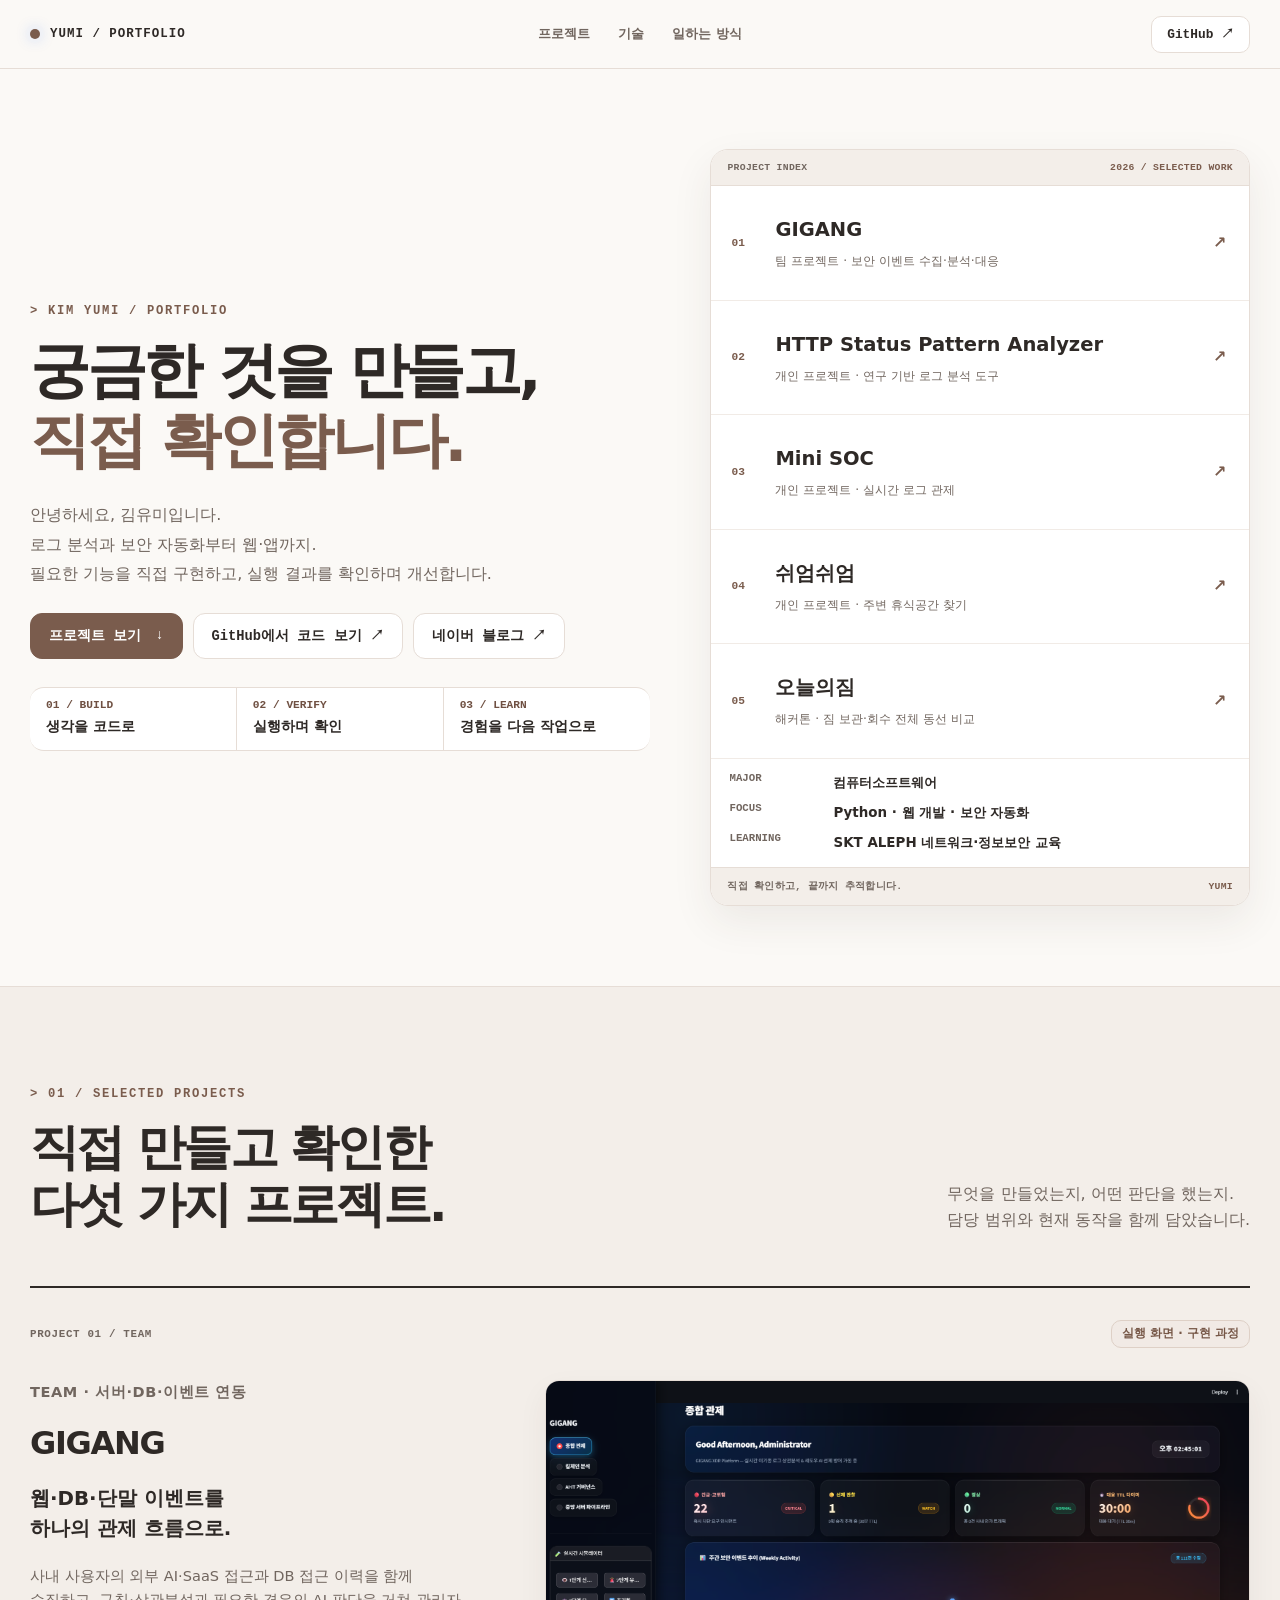
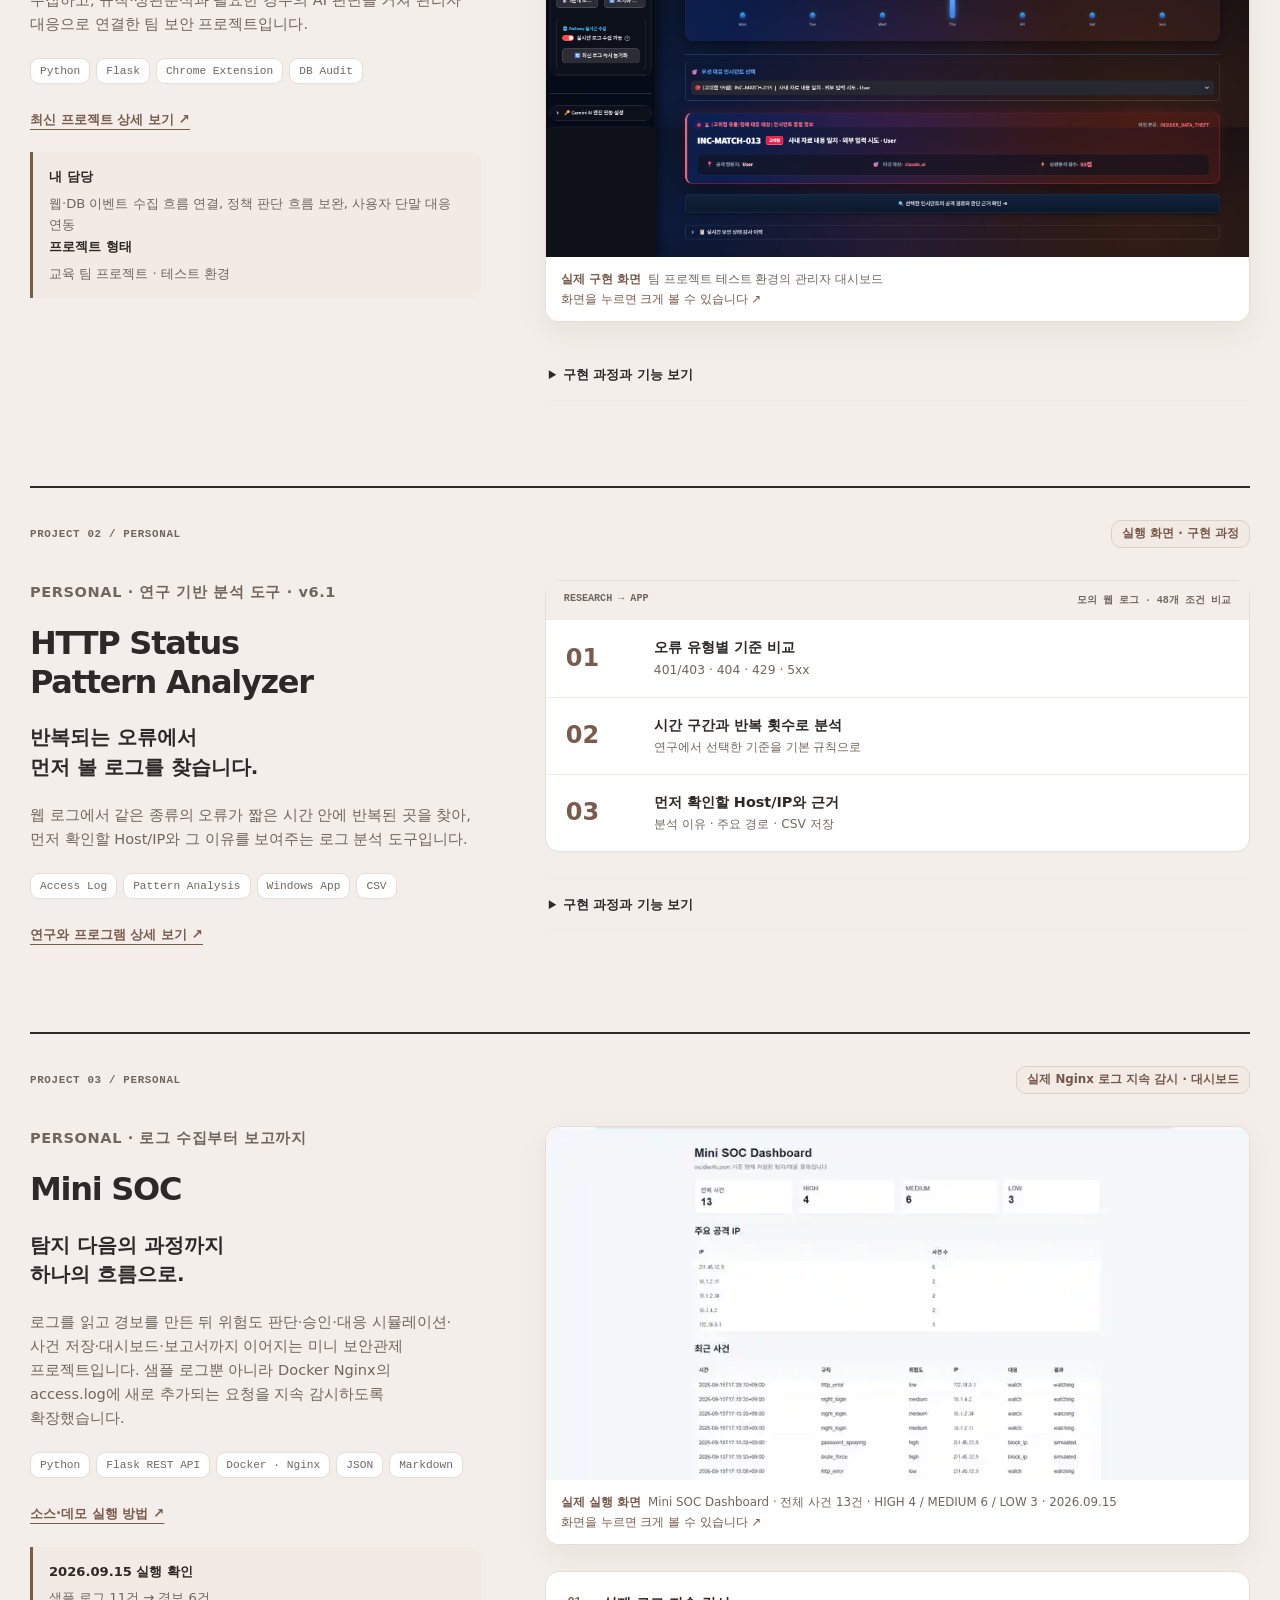
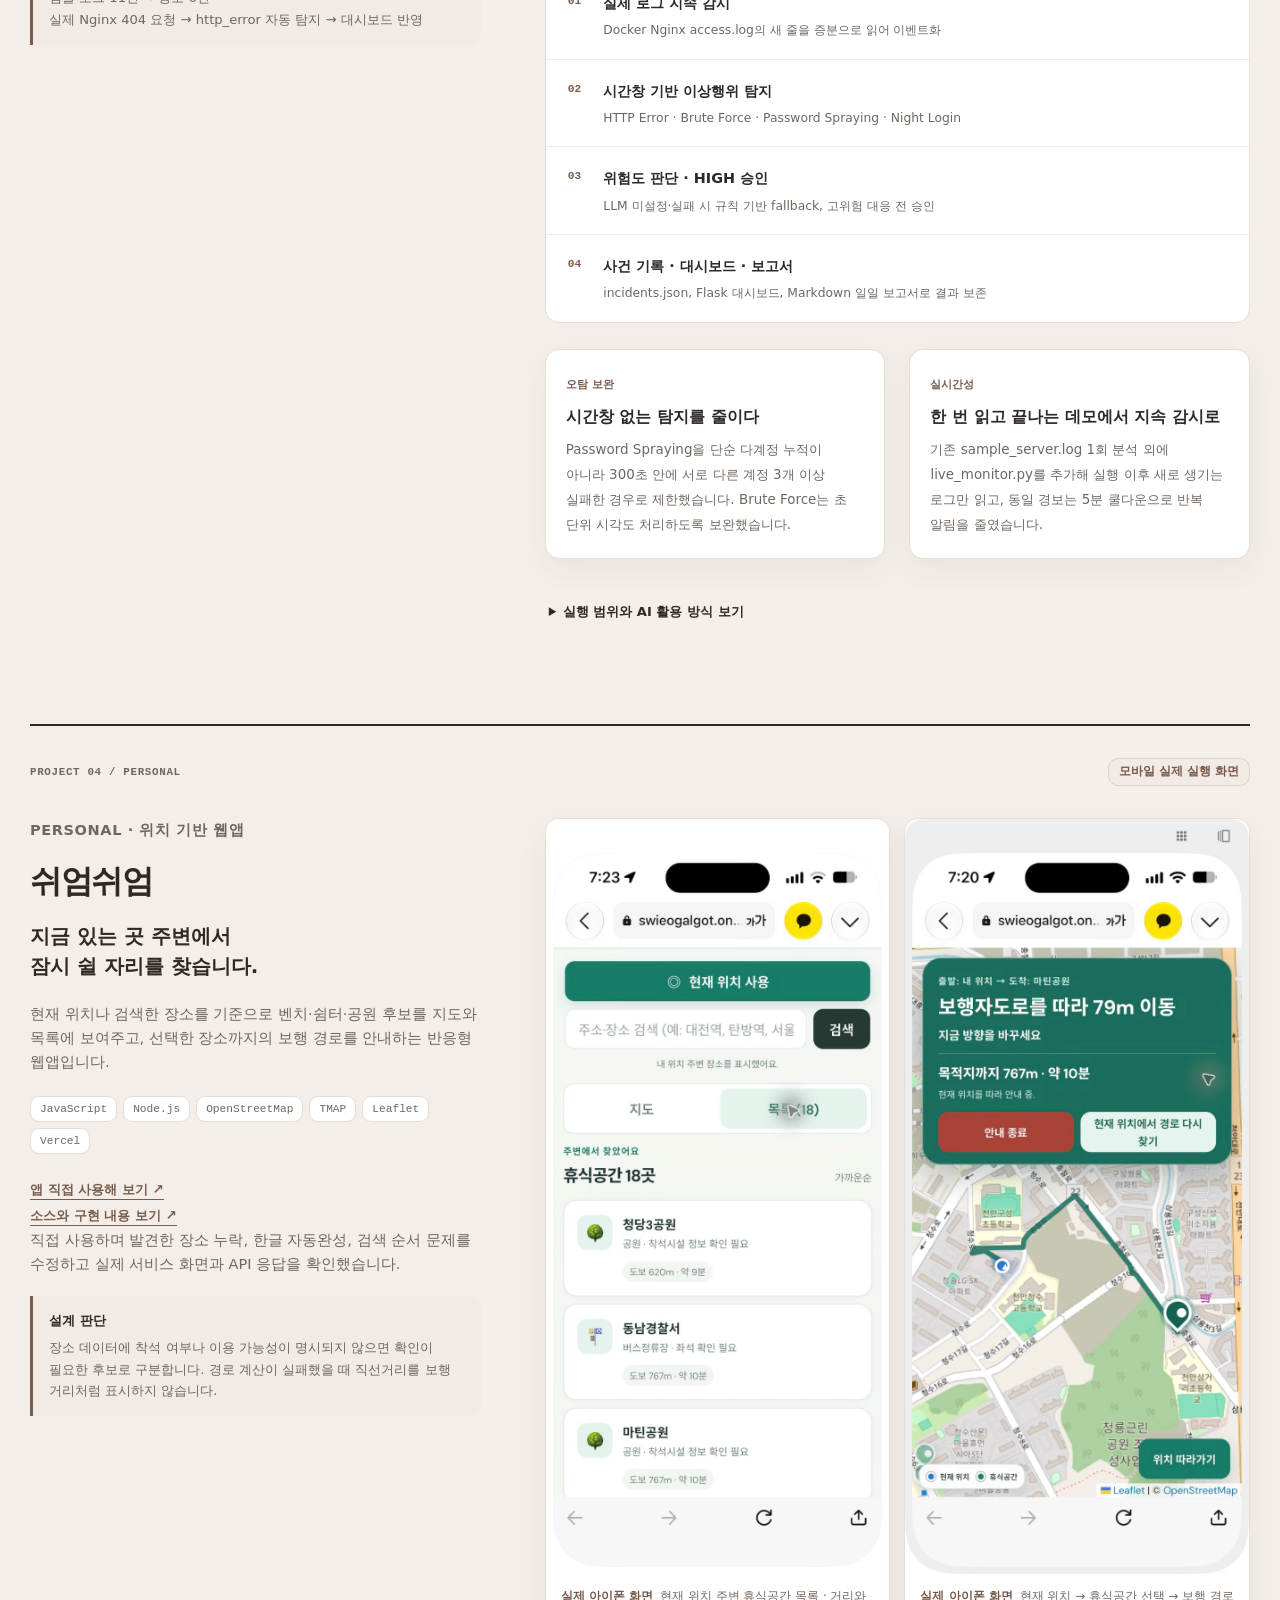
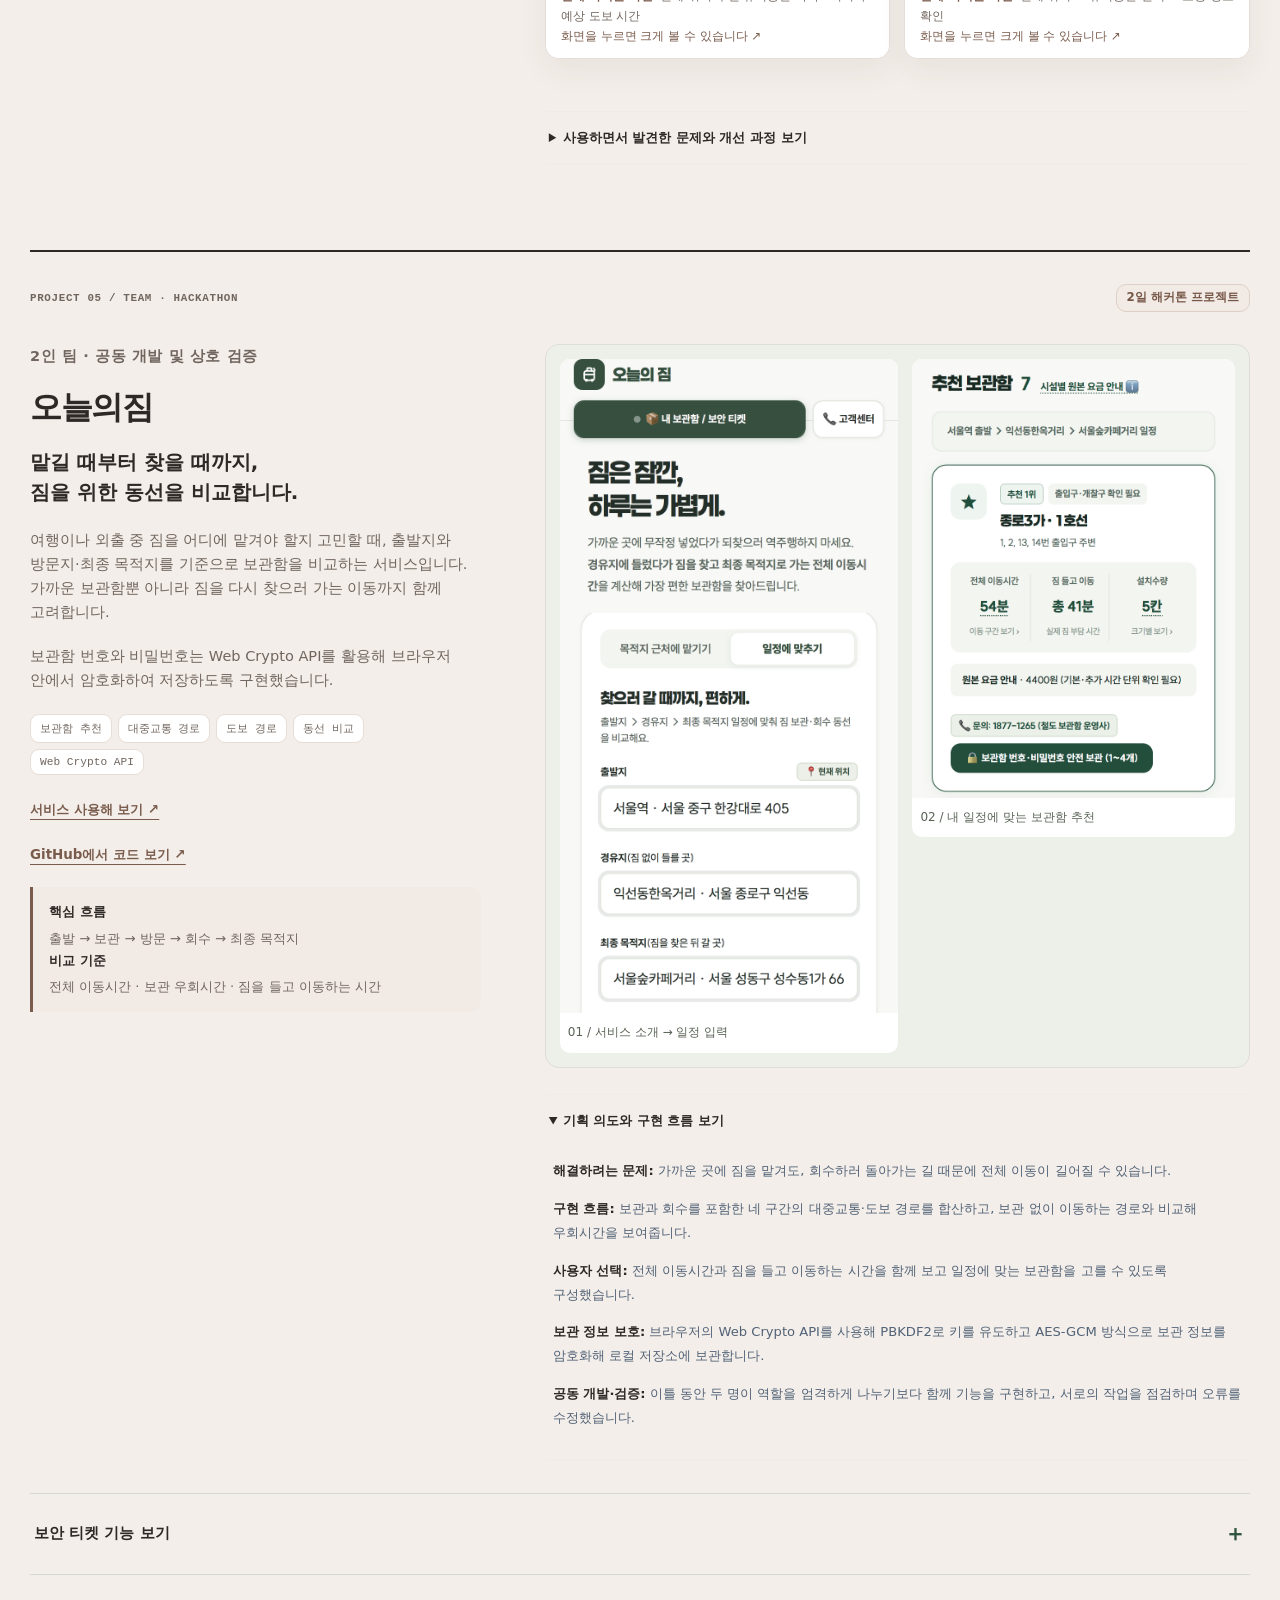
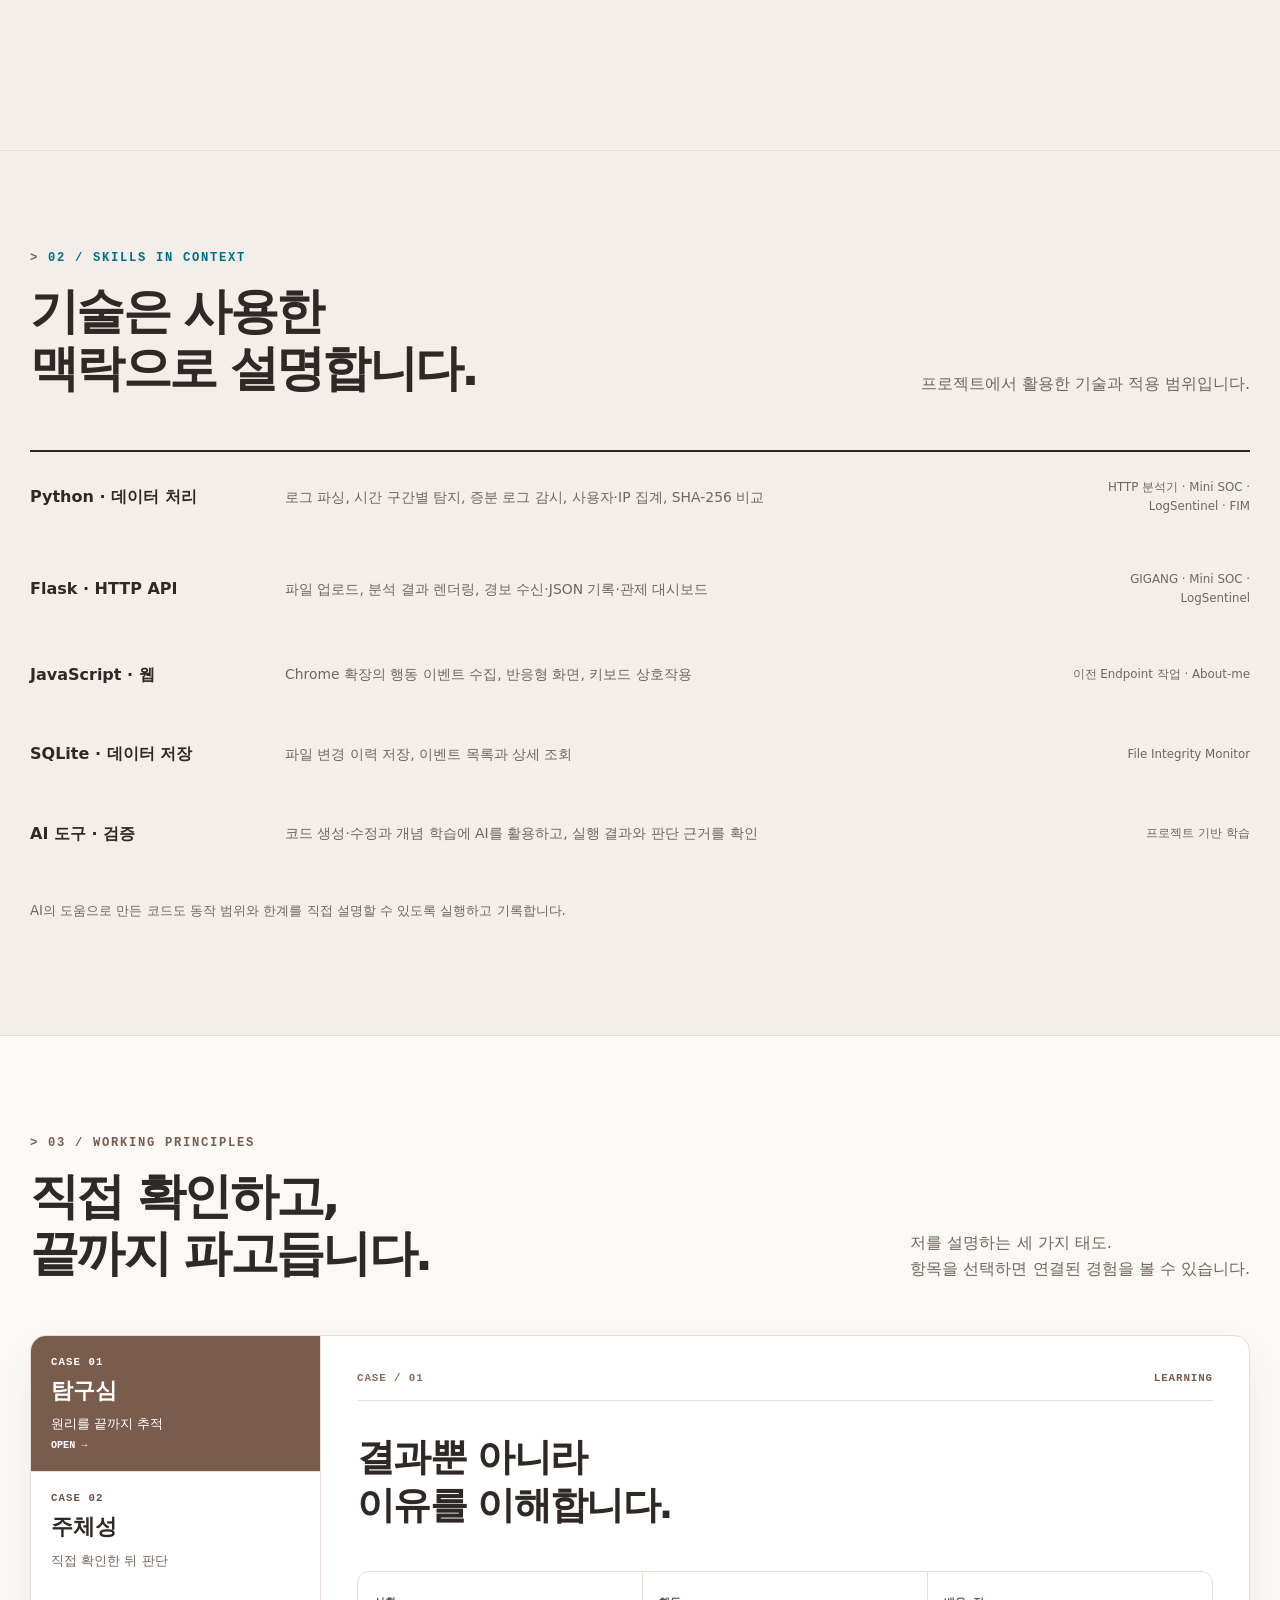
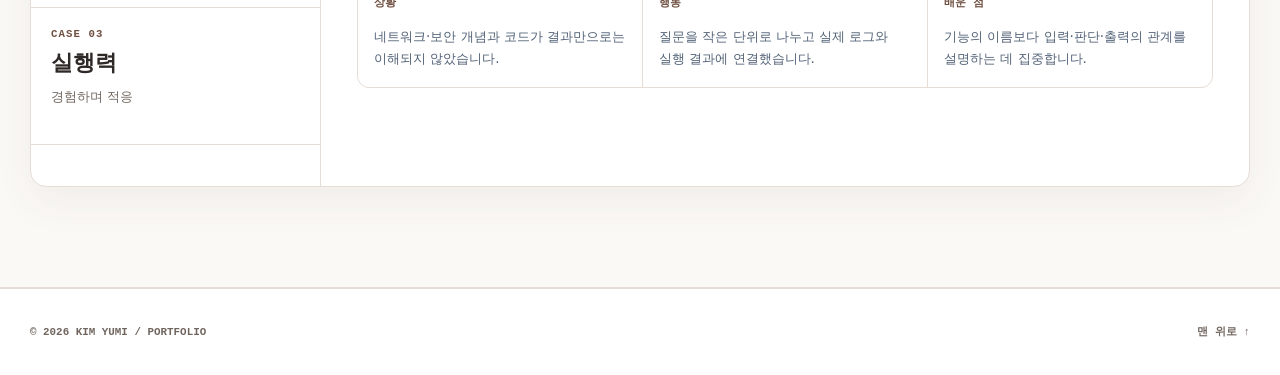
<file: index.html>
<!DOCTYPE html>
<html lang="ko">
<head>
<meta charset="utf-8">
<meta content="width=device-width, initial-scale=1" name="viewport">
<meta content="김유미의 포트폴리오. 프로젝트, 기술 적용 경험, 문제 해결 과정을 기록합니다." name="description">
<meta content="#FBF9F6" name="theme-color">
<meta content="김유미 | 포트폴리오" property="og:title">
<meta content="직접 만들고 확인한 프로젝트와 문제 해결 과정을 기록합니다." property="og:description">
<title>김유미 | 포트폴리오</title>
<link href="styles.css?v=20261002-reviewed" rel="stylesheet"><meta content="20260914-final1" name="portfolio-build"><style>.jim-shots{display:grid;grid-template-columns:1.05fr 1fr;align-items:start;gap:14px;padding:14px;background:#edf0e9;border:1px solid #deded4;border-radius:14px}.jim-shots figure{margin:0;min-width:0;background:#fff;border-radius:10px;padding-bottom:10px;overflow:hidden}.jim-shots button{display:block;padding:0;border:0;background:#fff;width:100%;cursor:zoom-in}.jim-shots img{display:block;width:100%;height:auto}.jim-shots figcaption{padding:10px 8px 0;font-size:12px;line-height:1.6;color:#586255}@media(max-width:600px){.jim-shots{grid-template-columns:1fr;padding:10px;gap:16px}.jim-shots figure{width:100%;max-width:520px;margin:0 auto}}</style><style>.vault-story{margin-top:32px;padding:26px 0;border-top:1px solid #d5d9d0}.vault-heading h4{font-size:24px;line-height:1.4;margin:8px 0 12px;letter-spacing:-.04em}.vault-heading>p:not(.review-meta){font-size:14px;line-height:1.8;max-width:650px;color:#596359}.vault-grid{display:grid;grid-template-columns:repeat(3,minmax(0,1fr));gap:14px;align-items:start;margin-top:22px}.vault-grid figure{margin:0;background:#eef1eb;padding:8px;border:1px solid #dce2d7;border-radius:12px}.vault-grid button{border-radius:9px;overflow:hidden}.vault-grid img{display:block;width:100%;height:auto}.vault-grid figcaption{padding:12px 4px 4px;font-size:12px;line-height:1.6}.vault-grid figcaption span{display:block;font-size:11px;color:#637063;margin-top:4px}.vault-note{font-size:12px;color:#637063;line-height:1.8;margin-top:20px}@media(max-width:600px){.vault-grid{grid-template-columns:1fr}.vault-grid figure{max-width:360px;margin:auto}}
#jim-security{scroll-margin-top:88px}html{scroll-behavior:smooth}@media(prefers-reduced-motion:reduce){html{scroll-behavior:auto}}
.vault-disclosure{padding:0;border-bottom:1px solid #d5d9d0}.vault-disclosure>summary{display:flex;align-items:center;justify-content:space-between;gap:16px;list-style:none;cursor:pointer;padding:22px 4px;font-size:15px;font-weight:700}.vault-disclosure>summary::-webkit-details-marker{display:none}.vault-toggle::before{content:"＋";font-size:22px;color:#315440}.vault-disclosure[open] .vault-toggle::before{content:"−"}.vault-disclosure[open]>summary{border-bottom:1px solid #dce2d7}.vault-content{padding:24px 0}.vault-disclosure>summary:hover{color:#315440}.vault-disclosure>summary:focus-visible{outline:2px solid #315440;outline-offset:3px}</style></head>
<body>
<a class="skip-link" href="#main">본문으로 바로가기</a>
<header class="site-header">
<div class="shell header-inner">
<a aria-label="첫 화면으로 이동" class="brand" href="#top"><span aria-hidden="true" class="brand-mark"></span><span>YUMI / PORTFOLIO</span></a>
<nav aria-label="주요 메뉴"><a href="#projects">프로젝트</a><a href="#skills">기술</a><a href="#strengths">일하는 방식</a></nav>
<a class="header-github" href="https://github.com/youmjjang" rel="noopener noreferrer" target="_blank">GitHub ↗</a>
</div>
</header>
<main id="main">
<section aria-labelledby="hero-title" class="hero" id="top">
<div class="shell hero-grid">
<div class="hero-copy">
<p class="command">KIM YUMI / PORTFOLIO</p>
<h1 id="hero-title">궁금한 것을 만들고,<br><span>직접 확인합니다.</span></h1>
<p class="hero-text">안녕하세요, 김유미입니다.<br>로그 분석과 보안 자동화부터 웹·앱까지.<br>필요한 기능을 직접 구현하고, 실행 결과를 확인하며 개선합니다.</p>
<div class="hero-actions"><a class="action action-primary" href="#projects">프로젝트 보기 <span>↓</span></a><a class="action" href="https://github.com/youmjjang" rel="noopener noreferrer" target="_blank">GitHub에서 코드 보기 ↗</a><a class="action blog-action" href="https://blog.naver.com/youumii2595" rel="noopener noreferrer" target="_blank">네이버 블로그 ↗</a></div>
<ul aria-label="핵심 역량" class="hero-signals"><li><b>01 / BUILD</b><span>생각을 코드로</span></li><li><b>02 / VERIFY</b><span>실행하며 확인</span></li><li><b>03 / LEARN</b><span>경험을 다음 작업으로</span></li></ul>
</div>
<aside aria-label="대표 프로젝트와 역할" class="system-card portfolio-map">
<div class="system-head"><span>PROJECT INDEX</span><span class="system-state">2026 / SELECTED WORK</span></div>
<a class="map-item" href="#gigang"><span>01</span><div><strong>GIGANG</strong><small>팀 프로젝트 · 보안 이벤트 수집·분석·대응</small></div><b>↗</b></a>
<a class="map-item" href="#http-analyzer"><span>02</span><div><strong>HTTP Status Pattern Analyzer</strong><small>개인 프로젝트 · 연구 기반 로그 분석 도구</small></div><b>↗</b></a>
<a class="map-item" href="#minisoc"><span>03</span><div><strong>Mini SOC</strong><small>개인 프로젝트 · 실시간 로그 관제</small></div><b>↗</b></a>
<a class="map-item" href="#swieogalgot"><span>04</span><div><strong>쉬엄쉬엄</strong><small>개인 프로젝트 · 주변 휴식공간 찾기</small></div><b>↗</b></a>
<a class="map-item" href="#oneurui-jim"><span>05</span><div><strong>오늘의짐</strong><small>해커톤 · 짐 보관·회수 전체 동선 비교</small></div><b>↗</b></a><dl class="profile-data"><div><dt>MAJOR</dt><dd>컴퓨터소프트웨어</dd></div><div><dt>FOCUS</dt><dd>Python · 웹 개발 · 보안 자동화</dd></div><div><dt>LEARNING</dt><dd>SKT ALEPH 네트워크·정보보안 교육</dd></div></dl>
<div class="system-foot"><span>직접 확인하고, 끝까지 추적합니다.</span><b>YUMI</b></div>
</aside>
</div>
</section>
<section aria-labelledby="projects-title" class="section projects-section" id="projects">
<div class="shell">
<header class="section-heading row-heading"><div><p class="command">01 / SELECTED PROJECTS</p><h2 id="projects-title">직접 만들고 확인한<br>다섯 가지 프로젝트.</h2></div><p>무엇을 만들었는지, 어떤 판단을 했는지.<br>담당 범위와 현재 동작을 함께 담았습니다.</p></header>


<article class="project" id="gigang"><div class="project-topline"><span>PROJECT 01 / TEAM</span><span class="status-pill">실행 화면 · 구현 과정</span></div><div class="project-layout"><div class="project-intro"><p class="review-meta">TEAM · 서버·DB·이벤트 연동</p><h3>GIGANG</h3><p class="project-lead">웹·DB·단말 이벤트를<br>하나의 관제 흐름으로.</p><p>사내 사용자의 외부 AI·SaaS 접근과 DB 접근 이력을 함께 수집하고, 규칙·상관분석과 필요한 경우의 AI 판단을 거쳐 관리자 대응으로 연결한 팀 보안 프로젝트입니다.</p><ul class="tech-tags"><li>Python</li><li>Flask</li><li>Chrome Extension</li><li>DB Audit</li></ul><a class="text-link" href="gigang.html">최신 프로젝트 상세 보기 ↗</a><div class="role-note"><strong>내 담당</strong>웹·DB 이벤트 수집 흐름 연결, 정책 판단 흐름 보완, 사용자 단말 대응 연동<br><strong>프로젝트 형태</strong>교육 팀 프로젝트 · 테스트 환경</div></div><div class="project-evidence"><figure class="project-screenshot"><button type="button" class="shot-open" aria-label="GIGANG 화면 크게 보기"><img src="assets/gigang-overview-20261001.png" alt="팀 프로젝트 테스트 환경의 관리자 대시보드" loading="lazy"></button><figcaption><b class="capture-tag">실제 구현 화면</b>팀 프로젝트 테스트 환경의 관리자 대시보드<span>화면을 누르면 크게 볼 수 있습니다 ↗</span></figcaption></figure><details class="project-detail"><summary>구현 과정과 기능 보기</summary><div><p><strong>내 담당:</strong> 웹·DB 이벤트 수집 흐름 연결, 정책 판단 흐름 보완, 사용자 단말 대응 연동.</p><p><strong>팀 전체 결과:</strong> 이벤트 수집 → 정책·규칙 및 상관분석 → 필요 시 AI 판단 → 관리자 확인과 대응.</p><p><strong>설계 개선:</strong> 알려진 서비스까지 AI로 반복 판단하던 구조에서 정책·규칙을 먼저 적용하고, 추가 판단이 필요한 경우 AI를 활용하도록 보완했습니다.</p><p><strong>확인 범위:</strong> 교육 팀 프로젝트의 테스트 환경에서 구현한 관제 흐름입니다. 대시보드 전체 UI를 혼자 구현한 프로젝트로 소개하지 않습니다.</p></div></details></div></div></article><article class="project" id="http-analyzer"><div class="project-topline"><span>PROJECT 02 / PERSONAL</span><span class="status-pill">실행 화면 · 구현 과정</span></div><div class="project-layout"><div class="project-intro"><p class="review-meta">PERSONAL · 연구 기반 분석 도구 · v6.1</p><h3>HTTP Status<br>Pattern Analyzer</h3><p class="project-lead">반복되는 오류에서<br>먼저 볼 로그를 찾습니다.</p><p>웹 로그에서 같은 종류의 오류가 짧은 시간 안에 반복된 곳을 찾아, 먼저 확인할 Host/IP와 그 이유를 보여주는 로그 분석 도구입니다.</p><ul class="tech-tags"><li>Access Log</li><li>Pattern Analysis</li><li>Windows App</li><li>CSV</li></ul><a class="text-link" href="http-status-pattern-analyzer.html">연구와 프로그램 상세 보기 ↗</a></div><div class="project-evidence"><div class="analysis-board"><div class="board-head"><span>RESEARCH → APP</span><span>모의 웹 로그 · 48개 조건 비교</span></div><div class="rule-row"><b>01</b><div><strong>오류 유형별 기준 비교</strong><span>401/403 · 404 · 429 · 5xx</span></div></div><div class="rule-row"><b>02</b><div><strong>시간 구간과 반복 횟수로 분석</strong><span>연구에서 선택한 기준을 기본 규칙으로</span></div></div><div class="rule-row"><b>03</b><div><strong>먼저 확인할 Host/IP와 근거</strong><span>분석 이유 · 주요 경로 · CSV 저장</span></div></div></div><details class="project-detail"><summary>구현 과정과 기능 보기</summary><div><div class="what-i-did"><strong>연구 결과를 실제 기능으로 연결했습니다</strong><ul class="clean-list"><li>Nginx/Apache, CSV, JSON/JSONL 형식을 자동 감지하고 시간·Host/IP·경로·상태코드를 공통 구조로 읽도록 구현했습니다.</li><li>논문의 유형별 선택 기준을 기본 규칙으로 적용해 401/403, 404, 429, 5xx 반복 패턴을 각각 다른 시간 구간·임계값으로 분석합니다.</li><li>단순 ALERT 표시에서 끝나지 않고 왜 먼저 확인해야 하는지, 주요 요청 경로가 무엇인지, 다음에 어떤 로그를 함께 봐야 하는지까지 보여주도록 개선했습니다.</li><li>분석 결과를 CSV로 저장할 수 있고, 별도 서버나 API 키 없이 Windows 실행 파일로 바로 사용할 수 있도록 묶었습니다.</li></ul></div><p class="scope-note">논문에서 확인한 “상태코드 유형마다 적합한 반복 패턴 기준이 다를 수 있다”는 결과를 “유형별 기준으로 먼저 검토할 로그를 좁혀주는 기능”으로 구현했습니다.</p><div class="tag-row"><span>Windows App</span><span>Access Log</span><span>Pattern Analysis</span><span>CSV Export</span></div><h4>예제로 확인할 수 있는 실행 기준</h4><p>배포 ZIP에는 Windows 실행 파일과 정상·임계값 미만·시간 분산·혼합 오류·정렬되지 않은 로그·25,000건 로그 등 예제가 포함돼 있습니다.</p><ul><li>01_all_types.log: 네 오류 유형의 우선 확인 결과와 근거를 확인</li><li>09_mixed_invalid.log: 잘못된 줄을 보고하고 유효한 행을 분석</li><li>12_large_25000.log: 대량 로그 입력과 결과 확인</li></ul><p><strong>근거 구분:</strong> 이 항목은 배포 패키지 README의 재현 기준입니다. 연구의 F1 수치는 모의실험 지표이며 프로그램의 실제 공격 탐지 정확도를 뜻하지 않습니다.</p></div></details></div></div></article><article class="project" id="minisoc">
<div class="project-topline"><span>PROJECT 03 / PERSONAL</span><span class="status-pill">실제 Nginx 로그 지속 감시 · 대시보드</span></div>
<div class="project-layout">
<div class="project-intro"><p class="review-meta">PERSONAL · 로그 수집부터 보고까지</p><h3>Mini SOC</h3><p class="project-lead">탐지 다음의 과정까지<br>하나의 흐름으로.</p><p>로그를 읽고 경보를 만든 뒤 위험도 판단·승인·대응 시뮬레이션·사건 저장·대시보드·보고서까지 이어지는 미니 보안관제 프로젝트입니다. 샘플 로그뿐 아니라 Docker Nginx의 access.log에 새로 추가되는 요청을 지속 감시하도록 확장했습니다.</p><ul class="tech-tags"><li>Python</li><li>Flask REST API</li><li>Docker · Nginx</li><li>JSON</li><li>Markdown</li></ul><a class="text-link" href="https://github.com/youmjjang/mini-soc-security-monitoring" rel="noopener noreferrer" target="_blank">소스·데모 실행 방법 ↗</a><div class="role-note"><strong>2026.09.15 실행 확인</strong>샘플 로그 11건 → 경보 6건<br>실제 Nginx 404 요청 → http_error 자동 탐지 → 대시보드 반영</div></div>
<div class="project-evidence"><figure class="project-screenshot"><button aria-label="Mini SOC 실제 대시보드 실행 화면 크게 보기" class="shot-open" type="button"><img alt="Mini SOC 실제 대시보드 실행 화면" loading="lazy" src="assets/minisoc-dashboard-20260915.webp"></button><figcaption><b class="capture-tag">실제 실행 화면</b>Mini SOC Dashboard · 전체 사건 13건 · HIGH 4 / MEDIUM 6 / LOW 3 · 2026.09.15<span>화면을 누르면 크게 볼 수 있습니다 ↗</span></figcaption></figure>
<ol class="pipeline-list"><li><span>01</span><div><strong>실제 로그 지속 감시</strong><p>Docker Nginx access.log의 새 줄을 증분으로 읽어 이벤트화</p></div></li><li><span>02</span><div><strong>시간창 기반 이상행위 탐지</strong><p>HTTP Error · Brute Force · Password Spraying · Night Login</p></div></li><li><span>03</span><div><strong>위험도 판단 · HIGH 승인</strong><p>LLM 미설정·실패 시 규칙 기반 fallback, 고위험 대응 전 승인</p></div></li><li><span>04</span><div><strong>사건 기록 · 대시보드 · 보고서</strong><p>incidents.json, Flask 대시보드, Markdown 일일 보고서로 결과 보존</p></div></li></ol>
<div class="decision-grid"><section><span>오탐 보완</span><h4>시간창 없는 탐지를 줄이다</h4><p>Password Spraying을 단순 다계정 누적이 아니라 300초 안에 서로 다른 계정 3개 이상 실패한 경우로 제한했습니다. Brute Force는 초 단위 시각도 처리하도록 보완했습니다.</p></section><section><span>실시간성</span><h4>한 번 읽고 끝나는 데모에서 지속 감시로</h4><p>기존 sample_server.log 1회 분석 외에 live_monitor.py를 추가해 실행 이후 새로 생기는 로그만 읽고, 동일 경보는 5분 쿨다운으로 반복 알림을 줄였습니다.</p></section></div>
<details class="project-detail"><summary>실행 범위와 AI 활용 방식 보기</summary><div><p><strong>샘플 데모:</strong> sample_server.log의 이벤트 11건에서 HTTP Error, Brute Force, Password Spraying, Night Login 규칙으로 6개 경보가 생성되도록 구성했습니다. HIGH 경보는 승인 후 block_ip 대응을 시뮬레이션합니다.</p><p><strong>실제 로그 확인:</strong> Docker Nginx를 8081 포트로 실행하고 <code>run_live.py logs/access.log</code>로 지속 감시했습니다. 존재하지 않는 경로 요청으로 404 로그를 만든 뒤 http_error → watch → POST /alert 201 → 대시보드 반영 순서를 확인했습니다.</p><p><strong>범위:</strong> 계정 잠금과 IP 차단은 실제 시스템 변경이 아닌 시뮬레이션입니다. LLM API가 없거나 실패하면 규칙 기반 fallback을 사용하며, Slack Webhook이 없으면 알림 단계만 건너뜁니다.</p><p><strong>수치 구분:</strong> 샘플 로그 11건에서 나온 경보 6건과 화면의 누적 사건 13건은 서로 다른 집계입니다. 누적 화면의 사건 수를 한 번의 샘플 분석 결과로 해석하지 않습니다.</p></div></details>
</div>
</div>
</article>
<article class="project" id="swieogalgot">
<div class="project-topline"><span>PROJECT 04 / PERSONAL</span><span class="status-pill">모바일 실제 실행 화면</span></div>
<div class="project-layout">
<div class="project-intro">
<p class="review-meta">PERSONAL · 위치 기반 웹앱</p>
<h3>쉬엄쉬엄</h3>
<p class="project-lead">지금 있는 곳 주변에서<br>잠시 쉴 자리를 찾습니다.</p>
<p>현재 위치나 검색한 장소를 기준으로 벤치·쉼터·공원 후보를 지도와 목록에 보여주고, 선택한 장소까지의 보행 경로를 안내하는 반응형 웹앱입니다.</p>
<ul class="tech-tags"><li>JavaScript</li><li>Node.js</li><li>OpenStreetMap</li><li>TMAP</li><li>Leaflet</li><li>Vercel</li></ul>
<a class="text-link" href="https://swieogalgot.vercel.app/" target="_blank" rel="noopener noreferrer">앱 직접 사용해 보기 ↗</a><br>
<a class="text-link" href="https://github.com/youmjjang/swieogalgot" target="_blank" rel="noopener noreferrer">소스와 구현 내용 보기 ↗</a>
<p>직접 사용하며 발견한 장소 누락, 한글 자동완성, 검색 순서 문제를 수정하고 실제 서비스 화면과 API 응답을 확인했습니다.</p>
<div class="role-note"><strong>설계 판단</strong>장소 데이터에 착석 여부나 이용 가능성이 명시되지 않으면 확인이 필요한 후보로 구분합니다. 경로 계산이 실패했을 때 직선거리를 보행 거리처럼 표시하지 않습니다.</div>
</div>
<div class="project-evidence">
<div class="mobile-gallery">
<figure class="project-screenshot mobile-capture"><button type="button" class="shot-open" aria-label="쉬엄쉬엄 실제 아이폰 주변 휴식공간 목록 화면 크게 보기"><img src="assets/swieogalgot-iphone-list.png" alt="실제 아이폰에서 현재 위치 주변 휴식공간 18곳을 가까운순으로 보여주는 쉬엄쉬엄 목록 화면" loading="lazy"></button><figcaption><b class="capture-tag">실제 아이폰 화면</b>현재 위치 주변 휴식공간 목록 · 거리와 예상 도보 시간<span>화면을 누르면 크게 볼 수 있습니다 ↗</span></figcaption></figure>
<figure class="project-screenshot mobile-capture"><button type="button" class="shot-open" aria-label="쉬엄쉬엄 실제 아이폰 보행 경로 화면 크게 보기"><img src="assets/swieogalgot-iphone-route.jpg" alt="실제 아이폰에서 파란 현재 위치 핀과 초록 목적지 핀 사이에 보행 경로선이 표시된 쉬엄쉬엄 화면" loading="lazy"></button><figcaption><b class="capture-tag">실제 아이폰 화면</b>현재 위치 → 휴식공간 선택 → 보행 경로 확인<span>화면을 누르면 크게 볼 수 있습니다 ↗</span></figcaption></figure>
</div>
<details class="project-detail"><summary>사용하면서 발견한 문제와 개선 과정 보기</summary><div>
<p>기능을 구현한 뒤 실제 검색과 이동 흐름을 확인하면서, 사용자가 기대한 결과와 다르게 동작하는 부분을 찾아 수정했습니다.</p>
<h4>1. 바로 앞의 정류장이 검색에서 빠지는 문제</h4>
<p>의자가 있다고 등록된 정류장만 찾는 조건 때문에, 실제로 쉴 수 있어도 좌석 정보가 없는 정류장은 후보에서 빠졌습니다. 좌석 미확인 정류장도 검색에 포함하고, ‘의자 확인됨’과 ‘좌석 확인 필요’를 구분했습니다. 데이터에 정보가 없다는 이유로 장소 자체를 제외하지 않되, 실제 착석 가능성을 확정해서 보여주지 않도록 판단했습니다.</p>
<h4>2. 엔터를 눌러야 나타나는 것처럼 보였던 장소 후보</h4>
<p>한글 입력이 조합 중일 때는 자동완성 요청을 막는 조건이 있었습니다. 입력 도중에도 후보를 검색하도록 바꾸고, 두 글자 이상 입력한 뒤 250ms 동안 추가 입력이 없으면 요청하도록 조정했습니다. 새 입력이 들어오면 이전 요청을 취소하고, 오래된 응답이 현재 검색어의 목록을 덮어쓰지 않도록 요청 순서도 확인합니다.</p>
<h4>3. ‘대전시청역’보다 주변 가게가 먼저 나오는 문제</h4>
<p>TMAP에는 역이 ‘시청역[대전1호선]’으로 등록되어 있어, 단순한 이름 비교에서는 ‘대전시청역점’이 포함된 가게가 더 관련 있는 결과로 정렬됐습니다. 역 유형과 지역명·노선 정보를 함께 비교해 ‘대전시청역’ 검색을 해당 역과 연결했습니다. 실제 응답으로 역이 첫 번째에 오는지, 다른 지역의 동명 역이나 특정 가게 검색을 잘못 우선하지 않는지 확인했습니다.</p>
<h4>4. 배포 환경을 옮긴 뒤 디자인이 사라진 문제</h4>
<p>Render에서 사이트 접속 대기를 겪은 뒤 Vercel로 이전했습니다. 첫 배포에서는 HTML만 표시되고 CSS·JavaScript 파일이 404로 응답했습니다. Node.js 서버 배포에 정적 파일이 포함되도록 설정을 추가하고, 화면 파일과 장소 검색·주변 시설 검색·도보 경로 API가 정상 응답하는지 확인했습니다. 이전 후 포트폴리오의 실행 링크도 새 주소로 맞췄습니다.</p>
<h4>5. 지도와 목록의 역할에 맞춘 화면 조정</h4>
<p>버스정류장은 파란 정류장 핀, 나머지 휴식공간은 초록 벤치 핀으로 구분했습니다. 마스코트를 로고와 앱 아이콘에 적용하고, 제목에는 둥근 서체를 사용했습니다. 본문과 목록은 로컬에서 비교한 뒤 기존 서체를 유지해 장소명·거리·안내를 읽기 편하도록 조정했습니다.</p>
<p><strong>개선하며 배운 점:</strong> API가 정상 응답하는 것만으로 검색 경험이 완성되지는 않았습니다. 실제 입력 방식, 사용자가 부르는 장소명과 데이터의 등록명 차이, 배포 후 파일 제공 여부까지 확인해야 원하는 결과로 이어진다는 점을 배웠습니다.</p>
<p><strong>데이터와 화면 범위:</strong> OpenStreetMap과 TMAP의 외부 정보를 사용하며, 장소의 실제 좌석 상태·무료 이용·개방 여부는 현장 확인이 필요합니다. 위 아이폰 화면은 당시 목록·보행 경로 실행 기록이며, 이후 변경한 핀과 서체까지 반영한 최신 화면은 아닙니다.</p>
</div></details>
</div>
</div>
</article>
<article class="project" id="oneurui-jim"><div class="project-topline"><span>PROJECT 05 / TEAM · HACKATHON</span><span class="status-pill">2일 해커톤 프로젝트</span></div><div class="project-layout"><div class="project-intro"><p class="review-meta">2인 팀 · 공동 개발 및 상호 검증</p><h3>오늘의짐</h3><p class="project-lead">맡길 때부터 찾을 때까지,<br>짐을 위한 동선을 비교합니다.</p><p>여행이나 외출 중 짐을 어디에 맡겨야 할지 고민할 때, 출발지와 방문지·최종 목적지를 기준으로 보관함을 비교하는 서비스입니다. 가까운 보관함뿐 아니라 짐을 다시 찾으러 가는 이동까지 함께 고려합니다.</p><p>보관함 번호와 비밀번호는 Web Crypto API를 활용해 브라우저 안에서 암호화하여 저장하도록 구현했습니다.</p><ul class="tech-tags"><li>보관함 추천</li><li>대중교통 경로</li><li>도보 경로</li><li>동선 비교</li><li>Web Crypto API</li></ul><p><a class="text-link" href="https://oneurui-jim.vercel.app" target="_blank" rel="noopener">서비스 사용해 보기 ↗</a></p><a class="text-link" href="https://github.com/youmjjang/oneurui-jim" target="_blank" rel="noopener">GitHub에서 코드 보기 ↗</a><div class="role-note"><strong>핵심 흐름</strong>출발 → 보관 → 방문 → 회수 → 최종 목적지<br><strong>비교 기준</strong>전체 이동시간 · 보관 우회시간 · 짐을 들고 이동하는 시간</div></div><div class="project-evidence"><div class="jim-shots"><figure><button class="shot-open" type="button" aria-label="오늘의짐 검색 화면 크게 보기"><img src="assets/jim-search.png" alt="오늘의짐 일정과 보관 조건 입력 화면"></button><figcaption>01 / 서비스 소개 → 일정 입력</figcaption></figure><figure><button class="shot-open" type="button" aria-label="오늘의짐 추천 결과 크게 보기"><img src="assets/jim-results.png" alt="오늘의짐 보관함 추천과 이동시간 비교 결과"></button><figcaption>02 / 내 일정에 맞는 보관함 추천</figcaption></figure></div><details class="project-detail" open><summary>기획 의도와 구현 흐름 보기</summary><div><p><strong>해결하려는 문제:</strong> 가까운 곳에 짐을 맡겨도, 회수하러 돌아가는 길 때문에 전체 이동이 길어질 수 있습니다.</p><p><strong>구현 흐름:</strong> 보관과 회수를 포함한 네 구간의 대중교통·도보 경로를 합산하고, 보관 없이 이동하는 경로와 비교해 우회시간을 보여줍니다.</p><p><strong>사용자 선택:</strong> 전체 이동시간과 짐을 들고 이동하는 시간을 함께 보고 일정에 맞는 보관함을 고를 수 있도록 구성했습니다.</p><p><strong>보관 정보 보호:</strong> 브라우저의 Web Crypto API를 사용해 PBKDF2로 키를 유도하고 AES-GCM 방식으로 보관 정보를 암호화해 로컬 저장소에 보관합니다.</p><p><strong>공동 개발·검증:</strong> 이틀 동안 두 명이 역할을 엄격하게 나누기보다 함께 기능을 구현하고, 서로의 작업을 점검하며 오류를 수정했습니다.</p></div></details></div></div><details class="vault-story vault-disclosure" id="jim-security"><summary>보안 티켓 기능 보기 <span class="vault-toggle" aria-hidden="true"></span></summary><div class="vault-content"><div class="vault-heading"><p class="review-meta">SECURITY / 기기 내 암호화 보관</p><h4>보관함 비밀번호도,<br>찾을 때까지 관리합니다.</h4><p>보관함 번호와 비밀번호는 본인 PIN으로 암호화해 브라우저에 저장하고, 짐을 찾은 뒤 저장 기록을 삭제하는 흐름을 연결했습니다.</p><ul class="tech-tags"><li>Web Crypto API</li><li>AES-256-GCM</li><li>PBKDF2</li></ul></div><div class="vault-grid"><figure><button class="shot-open" type="button" aria-label="01 / 암호화 티켓 저장 크게 보기"><img src="assets/vault-save.jpg" alt="오늘의짐 01 / 암호화 티켓 저장"></button><figcaption><b>01 / 암호화 티켓 저장</b><span>보관함 정보와 열람용 PIN을 입력</span></figcaption></figure><figure><button class="shot-open" type="button" aria-label="02 / PIN으로 잠금 해제 크게 보기"><img src="assets/vault-lock.jpg" alt="오늘의짐 02 / PIN으로 잠금 해제"></button><figcaption><b>02 / PIN으로 잠금 해제</b><span>저장된 비밀번호를 필요할 때 확인</span></figcaption></figure><figure><button class="shot-open" type="button" aria-label="03 / 회수 후 기록 삭제 크게 보기"><img src="assets/vault-delete-corrected.svg" alt="오늘의짐 03 / 회수 후 기록 삭제"></button><figcaption><b>03 / 회수 후 기록 삭제</b><span>이용을 마치면 기기에 저장된 기록 삭제</span></figcaption></figure></div><p class="vault-note">보안 설계: 사물함 비밀번호를 서버에 저장하지 않고, 브라우저에서 PIN으로 키를 만들어 암호화·복호화합니다.</p></div></details></article><div class="support-grid">

</div>
</div>
</section>
<section aria-labelledby="skills-title" class="section section-ink" id="skills"><div class="shell"><header class="section-heading row-heading"><div><p class="command">02 / SKILLS IN CONTEXT</p><h2 id="skills-title">기술은 사용한<br>맥락으로 설명합니다.</h2></div><p>프로젝트에서 활용한 기술과 적용 범위입니다.</p></header><div class="skills-table"><article><h3>Python · 데이터 처리</h3><p>로그 파싱, 시간 구간별 탐지, 증분 로그 감시, 사용자·IP 집계, SHA-256 비교</p><span>HTTP 분석기 · Mini SOC · LogSentinel · FIM</span></article><article><h3>Flask · HTTP API</h3><p>파일 업로드, 분석 결과 렌더링, 경보 수신·JSON 기록·관제 대시보드</p><span>GIGANG · Mini SOC · LogSentinel</span></article><article><h3>JavaScript · 웹</h3><p>Chrome 확장의 행동 이벤트 수집, 반응형 화면, 키보드 상호작용</p><span>이전 Endpoint 작업 · About-me</span></article><article><h3>SQLite · 데이터 저장</h3><p>파일 변경 이력 저장, 이벤트 목록과 상세 조회</p><span>File Integrity Monitor</span></article><article><h3>AI 도구 · 검증</h3><p>코드 생성·수정과 개념 학습에 AI를 활용하고, 실행 결과와 판단 근거를 확인</p><span>프로젝트 기반 학습</span></article></div><p class="skill-note">AI의 도움으로 만든 코드도 동작 범위와 한계를 직접 설명할 수 있도록 실행하고 기록합니다.</p></div></section>
<section aria-labelledby="strength-title" class="section" id="strengths"><div class="shell"><header class="section-heading row-heading"><div><p class="command">03 / WORKING PRINCIPLES</p><h2 id="strength-title">직접 확인하고,<br>끝까지 파고듭니다.</h2></div><p>저를 설명하는 세 가지 태도.<br>항목을 선택하면 연결된 경험을 볼 수 있습니다.</p></header><div class="evidence-workbench"><div aria-label="강점 선택" aria-orientation="vertical" class="strength-tabs" role="tablist"><button aria-controls="panel-curious" aria-selected="true" class="tab is-active" data-target="panel-curious" id="tab-curious" role="tab"><span>CASE 01</span><strong>탐구심</strong><small>원리를 끝까지 추적</small></button><button aria-controls="panel-independent" aria-selected="false" class="tab" data-target="panel-independent" id="tab-independent" role="tab" tabindex="-1"><span>CASE 02</span><strong>주체성</strong><small>직접 확인한 뒤 판단</small></button><button aria-controls="panel-brave" aria-selected="false" class="tab" data-target="panel-brave" id="tab-brave" role="tab" tabindex="-1"><span>CASE 03</span><strong>실행력</strong><small>경험하며 적응</small></button></div><div class="strength-panels"><article aria-labelledby="tab-curious" class="strength-panel" id="panel-curious" role="tabpanel"><header class="case-head"><span>CASE / 01</span><b>LEARNING</b></header><h3>결과뿐 아니라<br>이유를 이해합니다.</h3><div class="evidence-grid"><section><span>상황</span><p>네트워크·보안 개념과 코드가 결과만으로는 이해되지 않았습니다.</p></section><section><span>행동</span><p>질문을 작은 단위로 나누고 실제 로그와 실행 결과에 연결했습니다.</p></section><section><span>배운 점</span><p>기능의 이름보다 입력·판단·출력의 관계를 설명하는 데 집중합니다.</p></section></div></article><article aria-labelledby="tab-independent" class="strength-panel" hidden id="panel-independent" role="tabpanel"><header class="case-head"><span>CASE / 02</span><b>COLLABORATION</b></header><h3>제가 직접 본 것을<br>판단의 기준으로.</h3><div class="evidence-grid"><section><span>상황</span><p>카페에서 새 직원에 대한 좋지 않은 평가를 먼저 들었습니다.</p></section><section><span>행동</span><p>직접 함께 근무하며 지켜보고 업무 적응을 도왔습니다.</p></section><section><span>결과</span><p>직원은 적응했고, 이후 도움이 되었다는 감사 편지를 받았습니다.</p></section></div></article><article aria-labelledby="tab-brave" class="strength-panel" hidden id="panel-brave" role="tabpanel"><header class="case-head"><span>CASE / 03</span><b>EXCHANGE 2023</b></header><h3>낯선 환경에서도<br>일단 경험합니다.</h3><div class="evidence-grid"><section><span>상황</span><p>익숙하지 않은 언어와 수업 방식에 적응해야 했습니다.</p></section><section><span>행동</span><p>2023년 일본 교환학생에 참여해 생활하고 수업 과제를 수행했습니다.</p></section><section><span>배운 점</span><p>완벽하게 준비하지 못해도 경험 속에서 배우고 적응할 수 있었습니다.</p></section></div></article></div></div></div></section>
</main>
<footer class="site-footer"><div class="shell footer-inner"><p>© 2026 KIM YUMI / PORTFOLIO</p><a href="#top">맨 위로 ↑</a></div></footer>
<dialog aria-label="프로젝트 이미지 확대" class="image-dialog"><header><p id="image-label"></p><button aria-label="확대 화면 닫기" id="close-image" type="button">닫기 ×</button></header><img alt="" id="expanded-image"></dialog><script src="script.js?v=20261002-reviewed"></script></body>
</html>
</file>
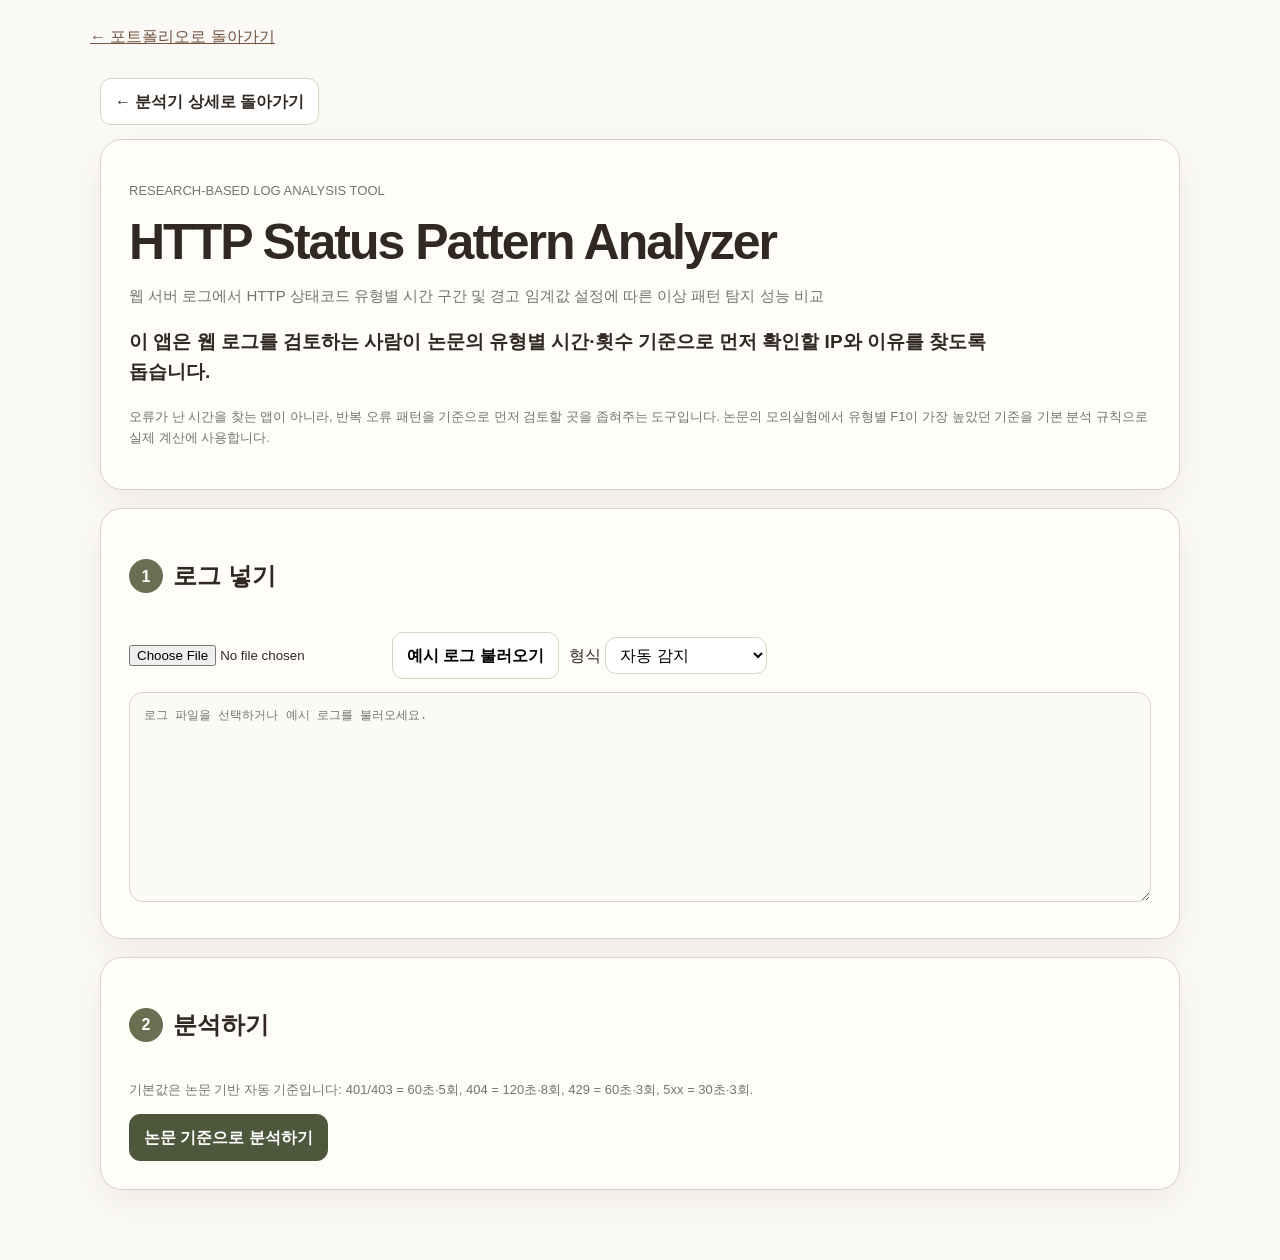
<file: brb-app.html>
<!DOCTYPE html>
<html lang="ko">
<head>
<meta charset="UTF-8">
<meta name="viewport" content="width=device-width,initial-scale=1.0">
<title>HTTP Status Pattern Analyzer | 김유미</title>
<style>
:root{--bg:#f4f0e6;--paper:#fffdf8;--ink:#30352d;--muted:#71766e;--line:#d9d3c6;--olive:#697052;--olive2:#4e563c;--brown:#8b6f58;--warn:#7d4738;--warnbg:#fff0ea;--ok:#4f6c56;--okbg:#edf6ef}
*{box-sizing:border-box}body{margin:0;background:var(--bg);color:var(--ink);font-family:-apple-system,BlinkMacSystemFont,"Pretendard","Noto Sans KR","Segoe UI",sans-serif;line-height:1.6}.wrap{width:min(1080px,calc(100% - 28px));margin:28px auto 70px}.card{background:var(--paper);border:1px solid var(--line);border-radius:22px;padding:28px;margin-bottom:18px;box-shadow:0 12px 30px rgba(70,62,48,.07)}h1{font-size:clamp(30px,5vw,50px);line-height:1.08;margin:0 0 10px}.paper-title{color:var(--muted);font-size:15px}.lead{font-size:19px;max-width:880px}.note{color:var(--muted);font-size:13px}.step{display:flex;gap:10px;align-items:center;margin-bottom:16px}.step b{width:34px;height:34px;display:grid;place-items:center;border-radius:50%;background:var(--olive);color:#fff}.row{display:flex;gap:10px;align-items:center;flex-wrap:wrap}.btn,button,select{border:1px solid var(--line);border-radius:11px;font:inherit}.btn,button{padding:10px 14px;background:#fff;font-weight:700;cursor:pointer}.btn{display:inline-block;text-decoration:none;color:inherit}.primary{background:var(--olive2);color:#fff;border-color:var(--olive2)}input[type=file]{max-width:100%}textarea{width:100%;min-height:210px;margin-top:13px;padding:14px;border:1px solid var(--line);border-radius:14px;background:#fbfaf5;font:12px/1.55 ui-monospace,SFMono-Regular,Consolas,monospace;resize:vertical}select{padding:8px 30px 8px 10px;background:#fff}.msg{margin-top:12px;padding:11px 13px;border-radius:11px;font-weight:700}.ok{background:var(--okbg);color:var(--ok)}.err{background:var(--warnbg);color:var(--warn)}.hidden{display:none!important}.summary{display:grid;grid-template-columns:repeat(4,1fr);gap:10px;margin-bottom:18px}.metric{border:1px solid var(--line);border-radius:14px;padding:15px;background:#fff}.metric b{font-size:26px;display:block}.metric span{font-size:12px;color:var(--muted)}.alerts{display:grid;gap:11px}.alert{border:1px solid #e4b9ac;border-radius:15px;background:var(--warnbg);padding:16px}.alerttop{display:flex;justify-content:space-between;gap:10px;flex-wrap:wrap}.badge{display:inline-block;padding:3px 8px;border-radius:999px;background:#edc6bb;color:#673327;font-size:12px;font-weight:800}.grid{display:grid;grid-template-columns:1fr 1fr;gap:14px;margin-top:15px}.box{border:1px solid var(--line);border-radius:15px;padding:16px;background:#fff}.rule{display:grid;grid-template-columns:1fr auto auto;gap:8px;padding:8px 0;border-bottom:1px solid var(--line);font-size:13px}.rule:last-child{border-bottom:0}.back{margin-bottom:14px}.muted{color:var(--muted)}@media(max-width:760px){.summary{grid-template-columns:repeat(2,1fr)}.grid{grid-template-columns:1fr}.card{padding:20px}}@media(max-width:450px){.summary{grid-template-columns:1fr}}
</style>
<style>body{background:#fbf9f6;color:#312821;font-family:Arial,"Malgun Gothic",sans-serif}a{color:#755341}.button{border-radius:10px;border-color:#ded3c9}.button.primary{background:#755341;color:white}.box{background:#fffdf9;border-color:#ded3c9}.muted{color:#796e65}h1{letter-spacing:-.04em}h2{color:#312821}.compare{grid-template-columns:repeat(2,minmax(0,1fr))!important}@media(max-width:600px){.compare{grid-template-columns:1fr!important}}</style></head>
<body><nav style="width:min(1100px,calc(100% - 40px));margin:24px auto"><a class="button" href="index.html#http-analyzer">← 포트폴리오로 돌아가기</a></nav>
<main class="wrap">
<a class="btn back" href="http-status-pattern-analyzer.html">← 분석기 상세로 돌아가기</a>
<section class="card">
<p class="note">RESEARCH-BASED LOG ANALYSIS TOOL</p>
<h1>HTTP Status Pattern Analyzer</h1>
<p class="paper-title">웹 서버 로그에서 HTTP 상태코드 유형별 시간 구간 및 경고 임계값 설정에 따른 이상 패턴 탐지 성능 비교</p>
<p class="lead"><strong>이 앱은 웹 로그를 검토하는 사람이 논문의 유형별 시간·횟수 기준으로 먼저 확인할 IP와 이유를 찾도록 돕습니다.</strong></p>
<p class="note">오류가 난 시간을 찾는 앱이 아니라, 반복 오류 패턴을 기준으로 먼저 검토할 곳을 좁혀주는 도구입니다. 논문의 모의실험에서 유형별 F1이 가장 높았던 기준을 기본 분석 규칙으로 실제 계산에 사용합니다.</p>
</section>

<section class="card">
<div class="step"><b>1</b><h2>로그 넣기</h2></div>
<div class="row"><input id="file" type="file" accept=".log,.txt,.csv,.json,.jsonl"><button id="sample">예시 로그 불러오기</button><label>형식 <select id="format"><option value="auto">자동 감지</option><option value="common">Nginx/Apache</option><option value="csv">CSV</option><option value="jsonl">JSON/JSONL</option></select></label></div>
<textarea id="input" placeholder="로그 파일을 선택하거나 예시 로그를 불러오세요."></textarea>
<div id="msg" class="hidden"></div>
</section>

<section class="card">
<div class="step"><b>2</b><h2>분석하기</h2></div>
<p class="note">기본값은 논문 기반 자동 기준입니다: 401/403 = 60초·5회, 404 = 120초·8회, 429 = 60초·3회, 5xx = 30초·3회.</p>
<button id="analyze" class="primary">논문 기준으로 분석하기</button>
</section>

<section id="result" class="card hidden">
<div class="step"><b>3</b><h2>분석 결과</h2></div>
<div id="summary" class="summary"></div>
<div id="alerts" class="alerts"></div><div class="row" style="margin-top:14px"><button id="export" class="btn hidden">분석 결과 CSV 저장</button></div>
<div class="grid"><div class="box"><h3>논문 기반 기준</h3><div id="rules"></div></div><div class="box"><h3>해석</h3><p class="muted">반복 횟수가 기준을 넘은 Host/IP부터 우선 확인하도록 보여줍니다. 401/403은 인증·권한, 404는 경로 탐색, 429는 과도한 요청, 5xx는 서버 오류의 집중 발생을 의미합니다.</p></div></div>
</section>
</main>
<script>

document.addEventListener("DOMContentLoaded", function () {
  "use strict";

  var RULES = {
    AUTH: { w: 60, t: 5, f: 0.950 },
    NOT_FOUND: { w: 120, t: 8, f: 0.950 },
    RATE_LIMIT: { w: 60, t: 3, f: 0.961 },
    SERVER_ERROR: { w: 30, t: 3, f: 0.934 }
  };

  var LABEL = {
    AUTH: "인증·권한 오류",
    NOT_FOUND: "경로 탐색 오류",
    RATE_LIMIT: "과도한 요청",
    SERVER_ERROR: "서버 오류"
  };

  var REASON = {
    AUTH: "인증·권한 관련 오류가 반복되어 로그인·권한 흐름을 먼저 확인할 필요가 있습니다.",
    NOT_FOUND: "존재하지 않는 경로 요청이 반복되어 경로 탐색 여부를 먼저 확인할 필요가 있습니다.",
    RATE_LIMIT: "429 응답이 짧은 시간에 반복되어 요청 빈도를 먼저 확인할 필요가 있습니다.",
    SERVER_ERROR: "5xx 오류가 짧은 시간에 집중되어 서버 오류 로그를 함께 확인할 필요가 있습니다."
  };

  var sampleText = [
    '192.0.2.10 - - [30/Sep/2026:09:00:01 +0900] "POST /login HTTP/1.1" 401 120',
    '192.0.2.10 - - [30/Sep/2026:09:00:10 +0900] "POST /login HTTP/1.1" 401 118',
    '192.0.2.10 - - [30/Sep/2026:09:00:21 +0900] "GET /admin HTTP/1.1" 403 150',
    '192.0.2.10 - - [30/Sep/2026:09:00:39 +0900] "GET /admin HTTP/1.1" 403 150',
    '192.0.2.10 - - [30/Sep/2026:09:00:58 +0900] "POST /login HTTP/1.1" 401 120',
    '198.51.100.55 - - [30/Sep/2026:09:02:01 +0900] "GET /.env HTTP/1.1" 404 90',
    '198.51.100.55 - - [30/Sep/2026:09:02:10 +0900] "GET /wp-admin HTTP/1.1" 404 90',
    '198.51.100.55 - - [30/Sep/2026:09:02:20 +0900] "GET /admin-old HTTP/1.1" 404 90',
    '198.51.100.55 - - [30/Sep/2026:09:02:31 +0900] "GET /missing HTTP/1.1" 404 90',
    '198.51.100.55 - - [30/Sep/2026:09:02:48 +0900] "GET /robots-old HTTP/1.1" 404 90',
    '198.51.100.55 - - [30/Sep/2026:09:03:02 +0900] "GET /old-login HTTP/1.1" 404 90',
    '198.51.100.55 - - [30/Sep/2026:09:03:13 +0900] "GET /backup HTTP/1.1" 404 90',
    '198.51.100.55 - - [30/Sep/2026:09:03:25 +0900] "GET /test-admin HTTP/1.1" 404 90',
    '203.0.113.77 - - [30/Sep/2026:09:04:01 +0900] "GET /api/search HTTP/1.1" 429 80',
    '203.0.113.77 - - [30/Sep/2026:09:04:18 +0900] "GET /api/search HTTP/1.1" 429 80',
    '203.0.113.77 - - [30/Sep/2026:09:04:34 +0900] "GET /api/items HTTP/1.1" 429 80',
    '192.0.2.90 - - [30/Sep/2026:09:06:01 +0900] "GET /api/orders HTTP/1.1" 500 100',
    '192.0.2.90 - - [30/Sep/2026:09:06:12 +0900] "GET /api/orders HTTP/1.1" 502 100',
    '192.0.2.90 - - [30/Sep/2026:09:06:24 +0900] "GET /checkout HTTP/1.1" 503 100'
  ].join("\n");

  function el(id) {
    return document.getElementById(id);
  }

  var fileInput = el("file");
  var sampleButton = el("sample");
  var formatSelect = el("format");
  var input = el("input");
  var analyzeButton = el("analyze");
  var result = el("result");
  var summary = el("summary");
  var alerts = el("alerts");
  var rules = el("rules");
  var msg = el("msg");
  var exportButton = el("export");

  var lastRows = [];

  function showMessage(text, type) {
    msg.textContent = text;
    msg.className = "msg " + (type || "ok");
  }

  function escapeHtml(value) {
    return String(value)
      .replace(/&/g, "&amp;")
      .replace(/</g, "&lt;")
      .replace(/>/g, "&gt;")
      .replace(/"/g, "&quot;");
  }

  function parseDate(value) {
    var s = String(value || "").trim();
    var m = s.match(/(\d{2})\/([A-Za-z]{3})\/(\d{4}):(\d{2}):(\d{2}):(\d{2})/);
    if (m) {
      var months = { Jan:0, Feb:1, Mar:2, Apr:3, May:4, Jun:5, Jul:6, Aug:7, Sep:8, Oct:9, Nov:10, Dec:11 };
      if (months[m[2]] === undefined) return null;
      return new Date(Number(m[3]), months[m[2]], Number(m[1]), Number(m[4]), Number(m[5]), Number(m[6]));
    }
    var d = new Date(s);
    return isNaN(d.getTime()) ? null : d;
  }

  function commonLine(line) {
    var m = String(line).trim().match(/^(\S+)\s+\S+\s+\S+\s+\[([^\]]+)\]\s+"([A-Z]+)\s+([^"\s]+)(?:\s+HTTP\/[0-9.]+)?"\s+(\d{3})\s+\S+/);
    if (!m) return null;
    var time = parseDate(m[2]);
    if (!time) return null;
    return { host:m[1], time:time, method:m[3], path:m[4], status:Number(m[5]), raw:line };
  }

  function norm(obj) {
    if (!obj || typeof obj !== "object") return null;
    var tv = obj.timestamp || obj.time || obj.datetime || obj["@timestamp"];
    var host = obj.ip || obj.host || obj.client_ip || obj.remote_addr;
    var path = obj.path || obj.url || obj.uri || obj.request_uri;
    var status = Number(obj.status !== undefined ? obj.status : (obj.status_code !== undefined ? obj.status_code : obj.http_status));
    var time = parseDate(tv);
    if (!time || !host || !path || !isFinite(status)) return null;
    return {
      host:String(host),
      time:time,
      method:String(obj.method || obj.http_method || "UNKNOWN"),
      path:String(path),
      status:status,
      raw:JSON.stringify(obj)
    };
  }

  function detectFormat(text) {
    var t = String(text || "").trim();
    if (!t) return null;

    try {
      var parsed = JSON.parse(t);
      var arr = Array.isArray(parsed) ? parsed : [parsed];
      for (var p = 0; p < arr.length; p++) {
        if (norm(arr[p])) return "jsonl";
      }
    } catch (ignore) {}

    var lines = t.split(/\r?\n/).filter(function (x) { return x.trim(); }).slice(0, 8);
    var commonCount = 0;
    var jsonCount = 0;
    var csvCount = 0;

    for (var i = 0; i < lines.length; i++) {
      if (commonLine(lines[i])) commonCount++;
      try {
        if (norm(JSON.parse(lines[i]))) jsonCount++;
      } catch (ignore2) {}

      var cols = lines[i].split(",");
      if (cols.length >= 5 && parseDate(cols[0]) && isFinite(Number(cols[4]))) csvCount++;
    }

    var need = Math.max(1, Math.ceil(lines.length / 2));
    if (commonCount >= need) return "common";
    if (jsonCount >= need) return "jsonl";
    if (csvCount >= need || /^timestamp\s*,\s*ip\s*,/i.test(lines[0] || "")) return "csv";
    return null;
  }

  function parseText(text, format) {
    var rows = [];
    var bad = 0;
    var lines;
    var i;
    var item;

    if (format === "common") {
      lines = text.split(/\r?\n/);
      for (i = 0; i < lines.length; i++) {
        if (!lines[i].trim()) continue;
        item = commonLine(lines[i]);
        if (item) rows.push(item); else bad++;
      }
    } else if (format === "csv") {
      lines = text.split(/\r?\n/).filter(function (x) { return x.trim(); });
      var start = /^timestamp\s*,\s*ip\s*,/i.test(lines[0] || "") ? 1 : 0;
      for (i = start; i < lines.length; i++) {
        var a = lines[i].split(",");
        var time = parseDate(a[0]);
        var status = Number(a[4]);
        if (time && a[1] && a[3] && isFinite(status)) {
          rows.push({ time:time, host:a[1].trim(), method:(a[2] || "UNKNOWN").trim(), path:a[3].trim(), status:status, raw:lines[i] });
        } else {
          bad++;
        }
      }
    } else if (format === "jsonl") {
      try {
        var whole = JSON.parse(text);
        var list = Array.isArray(whole) ? whole : [whole];
        for (i = 0; i < list.length; i++) {
          item = norm(list[i]);
          if (item) rows.push(item); else bad++;
        }
      } catch (ignore3) {
        lines = text.split(/\r?\n/);
        for (i = 0; i < lines.length; i++) {
          if (!lines[i].trim()) continue;
          try {
            item = norm(JSON.parse(lines[i]));
            if (item) rows.push(item); else bad++;
          } catch (ignore4) {
            bad++;
          }
        }
      }
    }

    return { rows:rows, bad:bad };
  }

  function category(status) {
    if (status === 401 || status === 403) return "AUTH";
    if (status === 404) return "NOT_FOUND";
    if (status === 429) return "RATE_LIMIT";
    if (status >= 500 && status < 600) return "SERVER_ERROR";
    return null;
  }

  function burst(events, seconds) {
    var sorted = events.slice().sort(function (a, b) { return a.time - b.time; });
    var left = 0;
    var best = 0;

    for (var i = 0; i < sorted.length; i++) {
      while (left <= i && (sorted[i].time - sorted[left].time) > seconds * 1000) left++;
      best = Math.max(best, i - left + 1);
    }
    return best;
  }

  function topPath(events) {
    var counts = {};
    for (var i = 0; i < events.length; i++) {
      counts[events[i].path] = (counts[events[i].path] || 0) + 1;
    }
    var keys = Object.keys(counts);
    if (!keys.length) return "-";
    keys.sort(function (a, b) { return counts[b] - counts[a]; });
    return keys[0] + " (" + counts[keys[0]] + "회)";
  }

  function timeRange(events) {
    var sorted = events.slice().sort(function (a, b) { return a.time - b.time; });
    if (!sorted.length) return "-";
    function fmt(d) {
      return String(d.getHours()).padStart(2, "0") + ":" +
             String(d.getMinutes()).padStart(2, "0") + ":" +
             String(d.getSeconds()).padStart(2, "0");
    }
    return fmt(sorted[0].time) + " ~ " + fmt(sorted[sorted.length - 1].time);
  }

  function renderRules() {
    var keys = ["AUTH", "NOT_FOUND", "RATE_LIMIT", "SERVER_ERROR"];
    var html = "";
    for (var i = 0; i < keys.length; i++) {
      var key = keys[i];
      var r = RULES[key];
      html += '<div class="rule"><strong>' + escapeHtml(LABEL[key]) + '</strong><span>' +
              r.w + '초 / ' + r.t + '회</span><span>F1 ' + r.f.toFixed(3) + '</span></div>';
    }
    rules.innerHTML = html;
  }

  function analyze() {
    try {
      var textValue = input.value.trim();
      if (!textValue) {
        showMessage("분석할 로그가 없습니다. 파일을 선택하거나 예시 로그를 불러와 주세요.", "err");
        return;
      }

      var fmt = formatSelect.value;
      if (fmt === "auto") fmt = detectFormat(textValue);
      if (!fmt) {
        showMessage("로그 형식을 자동 감지하지 못했습니다. 오른쪽 형식 메뉴에서 직접 선택해 주세요.", "err");
        return;
      }

      var parsed = parseText(textValue, fmt);
      if (!parsed.rows.length) {
        showMessage("읽을 수 있는 로그가 없습니다. 파일 형식과 컬럼을 확인해 주세요.", "err");
        return;
      }

      var groups = {};
      for (var i = 0; i < parsed.rows.length; i++) {
        var x = parsed.rows[i];
        var c = category(x.status);
        if (!c) continue;
        var k = x.host + "|" + c;
        if (!groups[k]) groups[k] = [];
        groups[k].push(x);
      }

      var rows = [];
      var groupKeys = Object.keys(groups);
      for (i = 0; i < groupKeys.length; i++) {
        var key = groupKeys[i];
        var split = key.lastIndexOf("|");
        var host = key.slice(0, split);
        var cat = key.slice(split + 1);
        var events = groups[key];
        var rule = RULES[cat];
        var maxBurst = burst(events, rule.w);

        rows.push({
          host:host,
          cat:cat,
          burst:maxBurst,
          path:topPath(events),
          time:timeRange(events),
          review:maxBurst >= rule.t,
          rule:rule,
          reason:REASON[cat]
        });
      }

      rows.sort(function (a, b) {
        if (a.review !== b.review) return a.review ? -1 : 1;
        return b.burst - a.burst;
      });

      var reviewRows = rows.filter(function (x) { return x.review; });
      lastRows = reviewRows;

      var hostSet = {};
      parsed.rows.forEach(function (x) { hostSet[x.host] = true; });

      summary.innerHTML =
        '<div class="metric"><b>' + parsed.rows.length + '</b><span>전체 로그</span></div>' +
        '<div class="metric"><b>' + Object.keys(hostSet).length + '</b><span>Host/IP</span></div>' +
        '<div class="metric"><b>' + rows.length + '</b><span>분석 패턴</span></div>' +
        '<div class="metric"><b>' + reviewRows.length + '</b><span>우선 확인</span></div>';

      if (reviewRows.length) {
        var alertHtml = "";
        for (i = 0; i < reviewRows.length; i++) {
          var row = reviewRows[i];
          alertHtml +=
            '<div class="alert">' +
              '<div class="alerttop">' +
                '<div><strong>' + escapeHtml(row.host) + '</strong> <span class="badge">' + escapeHtml(LABEL[row.cat]) + '</span></div>' +
                '<div>' + row.rule.w + '초 내 <b>' + row.burst + '회</b> / 기준 ' + row.rule.t + '회</div>' +
              '</div>' +
              '<p><strong>오류 발생 구간:</strong> ' + escapeHtml(row.time) + '</p>' +
              '<p><strong>주요 경로:</strong> ' + escapeHtml(row.path) + '</p>' +
              '<p class="note">' + escapeHtml(row.reason) + '</p>' +
            '</div>';
        }
        alerts.innerHTML = alertHtml;
      } else {
        alerts.innerHTML = '<div class="box">현재 논문 기준에서 우선 확인할 항목이 없습니다.</div>';
      }

      renderRules();
      result.classList.remove("hidden");

      if (exportButton) {
        if (reviewRows.length) exportButton.classList.remove("hidden");
        else exportButton.classList.add("hidden");
      }

      showMessage(
        fmt.toUpperCase() + " 형식으로 " + parsed.rows.length + "건을 분석했습니다." +
        (parsed.bad ? " 읽지 못한 " + parsed.bad + "건은 제외했습니다." : ""),
        "ok"
      );

      result.scrollIntoView({ behavior:"smooth", block:"start" });
    } catch (error) {
      console.error(error);
      showMessage("분석 중 오류가 발생했습니다. 페이지를 새로고침한 뒤 다시 시도해 주세요.", "err");
    }
  }

  function exportCsv() {
    if (!lastRows.length) return;

    var data = [["Host/IP","유형","시간 구간","적용 시간(초)","최대 반복","임계값","주요 경로","확인 이유"]];
    for (var i = 0; i < lastRows.length; i++) {
      var r = lastRows[i];
      data.push([r.host, LABEL[r.cat], r.time, r.rule.w, r.burst, r.rule.t, r.path, r.reason]);
    }

    var csv = data.map(function (row) {
      return row.map(function (value) {
        return '"' + String(value).replace(/"/g, '""') + '"';
      }).join(",");
    }).join("\r\n");

    var blob = new Blob(["\uFEFF" + csv], { type:"text/csv;charset=utf-8" });
    var url = URL.createObjectURL(blob);
    var a = document.createElement("a");
    a.href = url;
    a.download = "http_status_pattern_analysis.csv";
    document.body.appendChild(a);
    a.click();
    document.body.removeChild(a);
    setTimeout(function () { URL.revokeObjectURL(url); }, 1000);
  }

  sampleButton.addEventListener("click", function () {
    input.value = sampleText;
    formatSelect.value = "auto";
    showMessage("예시 로그 19건을 불러왔습니다. 아래의 ‘논문 기준으로 분석하기’를 눌러 주세요.", "ok");
  });

  fileInput.addEventListener("change", function () {
    var file = fileInput.files && fileInput.files[0];
    if (!file) return;

    var reader = new FileReader();
    reader.onload = function (event) {
      input.value = String(event.target.result || "");
      showMessage(file.name + " 파일을 읽었습니다. 이제 분석 버튼을 눌러 주세요.", "ok");
    };
    reader.onerror = function () {
      showMessage("파일을 읽지 못했습니다. 다른 로그 파일로 다시 시도해 주세요.", "err");
    };
    reader.readAsText(file, "UTF-8");
  });

  analyzeButton.addEventListener("click", analyze);

  if (exportButton) {
    exportButton.addEventListener("click", exportCsv);
  }

  renderRules();
});

</script>
</body>
</html>
</file>
<file: styles.css>
:root {
  --bg:#f7f9fc; --bg-deep:#edf3fa; --panel:#ffffff; --panel-2:#e7eff9;
  --ink:#14233a; --muted:#64748b; --line:#c7d5e3; --line-soft:rgba(82,112,146,.18);
  --signal:#2563eb; --cyan:#007f96; --orange:#e85d3f; --paper:#ffffff; --paper-ink:#14233a;
  --mono:"Cascadia Code","SFMono-Regular",Consolas,"Liberation Mono",monospace;
  --sans:Pretendard,"Noto Sans KR","Apple SD Gothic Neo",system-ui,sans-serif;
}
*{box-sizing:border-box} html{scroll-behavior:smooth}
body{margin:0;color:var(--ink);background:linear-gradient(rgba(55,105,160,.055) 1px,transparent 1px),linear-gradient(90deg,rgba(55,105,160,.055) 1px,transparent 1px),var(--bg);background-size:48px 48px;font-family:var(--sans);line-height:1.65}
a{color:inherit} button,a{-webkit-tap-highlight-color:transparent} button:focus-visible,a:focus-visible{outline:3px solid var(--signal);outline-offset:4px}[hidden]{display:none!important}
.skip-link{position:fixed;left:16px;top:-70px;z-index:1000;padding:10px 14px;background:var(--signal);color:#fff;font-weight:800}.skip-link:focus{top:16px}
.shell{width:min(1220px,calc(100% - 48px));margin:0 auto}

.site-header{position:sticky;top:0;z-index:50;background:rgba(255,255,255,.92);border-bottom:1px solid var(--line);backdrop-filter:blur(14px)}
.header-inner{min-height:68px;display:grid;grid-template-columns:1fr auto 1fr;align-items:center;gap:32px}
.brand{display:inline-flex;align-items:center;gap:10px;width:max-content;text-decoration:none;font:700 .78rem var(--mono);letter-spacing:.08em}.brand-mark{width:10px;height:10px;background:var(--signal);box-shadow:0 0 14px rgba(37,99,235,.35)}
nav{display:flex;align-items:center;gap:28px}nav a{color:var(--muted);text-decoration:none;font:700 .72rem var(--mono);letter-spacing:.08em}nav a:hover{color:var(--signal)}
.live-status{justify-self:end;display:inline-flex;align-items:center;gap:8px;color:var(--muted);font:700 .68rem var(--mono)}.live-status>span{width:7px;height:7px;border-radius:50%;background:var(--cyan);box-shadow:0 0 12px var(--cyan)}

.hero{min-height:calc(100svh - 68px);display:grid;align-items:center;padding:42px 0;border-bottom:1px solid var(--line)}
.hero-grid{display:grid;grid-template-columns:1.08fr .92fr;gap:clamp(40px,7vw,96px);align-items:center}.command{margin:0 0 18px;color:var(--cyan);font:700 .76rem var(--mono);letter-spacing:.14em;text-transform:uppercase}.command::before{content:"> ";color:var(--signal)}
.hero h1{margin:0;max-width:760px;font-size:clamp(3.2rem,5.4vw,5.8rem);line-height:.95;letter-spacing:-.065em;text-wrap:balance}.hero h1 span{color:var(--signal)}
.hero-text{max-width:680px;margin:24px 0 0;color:#526277;font-size:1.05rem}.hero-actions{display:flex;flex-wrap:wrap;gap:10px;margin-top:24px}
.action{display:inline-flex;align-items:center;justify-content:space-between;gap:28px;min-height:46px;padding:0 18px;border:1px solid var(--line);text-decoration:none;font:750 .86rem var(--mono)}.action:hover{border-color:var(--cyan);color:var(--cyan)}
.action-primary{background:var(--signal);border-color:var(--signal);color:#fff}.action-primary:hover{background:#174fca;border-color:#174fca;color:#fff}
.hero-signals{display:grid;grid-template-columns:repeat(3,1fr);max-width:650px;margin:28px 0 0;padding:0;border-top:1px solid var(--line);border-bottom:1px solid var(--line);list-style:none}.hero-signals li{display:grid;gap:4px;padding:11px 16px;border-right:1px solid var(--line)}.hero-signals li:last-child{border-right:0}.hero-signals b{color:var(--orange);font:700 .7rem var(--mono)}.hero-signals span{font-size:.9rem;font-weight:750}
.system-card{background:var(--panel);border:1px solid var(--line);box-shadow:18px 18px 0 rgba(37,99,235,.08)}
.system-head,.system-foot{display:flex;align-items:center;justify-content:space-between;padding:12px 16px;border-bottom:1px solid var(--line);font:700 .68rem var(--mono);letter-spacing:.1em}.system-state{color:var(--signal)}
.process-flow{margin:0;padding:0;list-style:none}.process-flow li{position:relative;display:grid;grid-template-columns:76px 1fr;gap:3px 20px;min-height:68px;padding:10px 18px;border-bottom:1px solid var(--line-soft)}.process-flow li::before{content:"";position:absolute;left:25px;top:34px;bottom:-34px;width:1px;background:var(--line)}.process-flow li:last-child::before{display:none}.process-flow li>span{grid-row:1/3;align-self:center;color:var(--cyan);font:700 .67rem var(--mono)}.process-flow strong{font-size:1.08rem;letter-spacing:-.02em}.process-flow small{color:var(--muted);font-size:.8rem}
.profile-data{margin:0;padding:13px 18px;display:grid;gap:8px;background:var(--bg-deep)}.profile-data div{display:grid;grid-template-columns:90px 1fr;gap:14px}.profile-data dt{color:var(--muted);font:700 .67rem var(--mono)}.profile-data dd{margin:0;font-size:.84rem;font-weight:700}.system-foot{border-top:1px solid var(--line);border-bottom:0;color:var(--muted)}.system-foot b{color:var(--signal)}

.section{padding:128px 0;border-bottom:1px solid var(--line)}.section-heading h2{margin:0;font-size:clamp(2.8rem,5vw,5.4rem);line-height:1.02;letter-spacing:-.055em}.section-heading>p:last-child{max-width:560px;color:var(--muted)}
.row-heading{display:flex;align-items:end;justify-content:space-between;gap:40px;margin-bottom:54px}.row-heading>p{margin:0;max-width:380px;text-wrap:balance}
#strength-title{max-width:900px;font-size:clamp(2.7rem,4.4vw,4.8rem);text-wrap:balance}
#now-title{font-size:clamp(2.7rem,3.8vw,4.5rem);text-wrap:balance}
.trace-layout{display:grid;grid-template-columns:.78fr 1.22fr;gap:clamp(48px,8vw,110px);margin-top:74px}blockquote{position:relative;margin:0;padding:40px 0 0 28px;color:var(--signal);font-size:clamp(1.65rem,3vw,2.8rem);font-weight:750;line-height:1.35;letter-spacing:-.035em;border-left:1px solid var(--signal)}.quote-mark{position:absolute;top:-20px;left:20px;color:rgba(37,99,235,.12);font:800 7rem/1 Georgia,serif}
.trace-list{border-top:1px solid var(--line)}.trace-list article{display:grid;grid-template-columns:64px 1fr auto;gap:24px;align-items:start;padding:26px 0;border-bottom:1px solid var(--line)}.trace-id{color:var(--orange);font:700 .72rem var(--mono)}.trace-list h3{margin:-4px 0 8px;font-size:1.2rem}.trace-list p{margin:0;color:var(--muted)}.trace-status{padding:5px 8px;border:1px solid var(--line);color:var(--cyan);font:700 .62rem var(--mono)}

.section-ink{background:#edf3fa;color:var(--paper-ink)}.section-ink .command{color:#006f85}.section-ink .command::before{color:var(--signal)}.section-ink .row-heading>p{color:var(--muted)}
.log-table{border-top:2px solid var(--paper-ink)}.log-table article{display:grid;grid-template-columns:150px 1fr 150px;gap:34px;align-items:start;padding:32px 0;border-bottom:1px solid var(--line)}.log-time{display:grid;gap:2px}.log-time span{font:800 1.05rem var(--mono)}.log-time small,.log-result span{color:var(--muted);font:700 .65rem var(--mono);letter-spacing:.1em}.log-copy h3{margin:-5px 0 9px;font-size:1.45rem}.log-copy p{margin:0;max-width:690px;color:#526277}.log-result{display:grid;justify-items:end;gap:6px}.log-result b{font-size:.9rem}

.evidence-workbench{display:grid;grid-template-columns:290px 1fr;border:1px solid var(--line);background:var(--panel);box-shadow:0 24px 70px rgba(44,77,112,.1)}.strength-tabs{display:grid;align-content:start;border-right:1px solid var(--line)}
.tab{display:grid;gap:5px;width:100%;min-height:132px;padding:20px;border:0;border-bottom:1px solid var(--line);background:transparent;color:var(--muted);text-align:left;cursor:pointer;font:inherit}.tab span{color:var(--orange);font:700 .67rem var(--mono);letter-spacing:.1em}.tab strong{color:var(--ink);font-size:1.35rem}.tab small{font-size:.82rem}.tab::after{content:"OPEN →";align-self:end;color:transparent;font:700 .63rem var(--mono)}.tab:hover{background:#f1f6fc}.tab.is-active{background:var(--signal);color:#dbeafe}.tab.is-active span,.tab.is-active strong{color:#fff}.tab.is-active::after{color:#fff}
.strength-panels{min-width:0}.strength-panel{min-height:450px;padding:clamp(28px,5vw,60px)}.case-head{display:flex;justify-content:space-between;gap:24px;padding-bottom:16px;border-bottom:1px solid var(--line);color:var(--cyan);font:700 .68rem var(--mono);letter-spacing:.08em}.case-head b{color:var(--signal)}
.strength-panel h3{margin:32px 0 42px;max-width:820px;font-size:clamp(2rem,4vw,4rem);line-height:1.05;letter-spacing:-.045em}.evidence-grid{display:grid;grid-template-columns:repeat(3,1fr);gap:1px;background:var(--line);border:1px solid var(--line)}.evidence-grid section{padding:20px;background:#f7f9fc}.evidence-grid span{color:var(--orange);font:700 .68rem var(--mono)}.evidence-grid p{margin:12px 0 0;color:#526277;font-size:.92rem}.strength-panel footer{display:flex;gap:8px;flex-wrap:wrap;margin-top:22px}.strength-panel footer span{padding:5px 8px;border:1px solid var(--line);color:var(--muted);font:700 .68rem var(--mono)}

.section-now{background:#f3f7fc}.mission-grid{display:grid;grid-template-columns:.72fr 1.28fr;gap:clamp(48px,8vw,110px);align-items:start}.mission-grid .section-heading>p:last-child{margin:28px 0 0}.mission-console{border:1px solid var(--line);background:var(--panel);box-shadow:0 24px 70px rgba(44,77,112,.08)}
.console-head,.console-foot{display:flex;justify-content:space-between;gap:20px;padding:13px 16px;background:var(--panel-2);border-bottom:1px solid var(--line);color:var(--muted);font:700 .66rem var(--mono);letter-spacing:.08em}.mission-console article{display:grid;grid-template-columns:54px 1fr 130px;gap:20px;align-items:center;min-height:118px;padding:22px 24px;border-bottom:1px solid var(--line)}.mission-no{color:var(--orange);font:700 .72rem var(--mono)}.mission-console h3{margin:0 0 5px;font-size:1.18rem}.mission-console p{margin:0;color:var(--muted);font-size:.86rem}
.mission-featured{background:rgba(37,99,235,.06);box-shadow:inset 4px 0 0 var(--signal)}.mission-badge{justify-self:end;padding:7px 9px;border:1px solid var(--signal);color:var(--signal);font:700 .63rem var(--mono)}.mission-badge.neutral{border-color:var(--cyan);color:var(--cyan)}.console-foot{justify-content:center;border-bottom:0}.console-foot b{color:var(--signal)}
.site-footer{background:#fff;border-top:1px solid var(--line)}.footer-inner{min-height:86px;display:flex;align-items:center;justify-content:space-between;gap:24px;color:var(--muted);font:700 .68rem var(--mono)}.footer-inner p{margin:0}.footer-inner a{text-decoration:none}.footer-inner a:hover{color:var(--signal)}

@media(max-width:980px){.header-inner{grid-template-columns:1fr auto}nav{display:none}.hero{min-height:auto;padding:76px 0}.hero-grid,.trace-layout,.mission-grid{grid-template-columns:1fr}.system-card{max-width:700px}.evidence-workbench{grid-template-columns:1fr}.strength-tabs{grid-template-columns:repeat(3,1fr);border-right:0;border-bottom:1px solid var(--line)}.tab{min-height:120px;border-right:1px solid var(--line);border-bottom:0}.tab:last-child{border-right:0}.tab::after{display:none}}
@media(max-width:720px){.shell{width:min(100% - 28px,1220px)}.site-header{position:static}.header-inner{min-height:60px}.live-status{display:none}.hero{padding:56px 0}.hero h1{font-size:clamp(2.8rem,12.5vw,4.2rem)}.hero-signals{grid-template-columns:1fr}.hero-signals li{grid-template-columns:38px 1fr;border-right:0;border-bottom:1px solid var(--line)}.hero-signals li:last-child{border-bottom:0}.section{padding:86px 0}.row-heading{align-items:start;flex-direction:column;margin-bottom:36px}.trace-layout{margin-top:48px}.trace-list article{grid-template-columns:50px 1fr;gap:16px}.trace-status{grid-column:2;width:max-content}.log-table article{grid-template-columns:84px 1fr;gap:18px}.log-result{grid-column:2;justify-items:start}.strength-tabs{grid-template-columns:1fr}.tab{min-height:96px;border-right:0;border-bottom:1px solid var(--line)}.tab:last-child{border-bottom:0}.evidence-grid{grid-template-columns:1fr}.strength-panel{min-height:0}.mission-console article{grid-template-columns:36px 1fr}.mission-badge{grid-column:2;justify-self:stretch;width:max-content}.console-foot{flex-wrap:wrap}.footer-inner{align-items:flex-start;flex-direction:column;justify-content:center}}
@media(prefers-reduced-motion:reduce){html{scroll-behavior:auto}*{transition:none!important;animation:none!important}}

/* Portfolio extension: keep the original profile-log visual language. */
:root{--signal:#c44b22;--cyan:#805331;--orange:#bd4928;--panel-2:#f4eee7;--bg-deep:#f3eee8}
html{scroll-padding-top:94px}body{word-break:keep-all;overflow-wrap:break-word}a,button,summary{touch-action:manipulation}summary:focus-visible{outline:3px solid var(--signal);outline-offset:4px}
.header-github{justify-self:end;font:700 .8rem var(--mono);text-decoration:none}.header-inner{gap:24px}nav a{font-family:var(--sans);font-size:.8rem;letter-spacing:0}
.application-label{display:inline-block;margin:0 0 24px;color:var(--muted);font-size:.8rem;padding:6px 10px;border:1px solid var(--line);background:#fff}.hero h1{font-size:clamp(3rem,4.7vw,4.8rem);line-height:1.16;letter-spacing:-.055em}.hero-text{font-size:1rem;line-height:1.85;max-width:550px}.hero-grid{gap:60px;grid-template-columns:1.15fr 1fr}.hero{min-height:740px;padding:80px 0}.action-primary:hover{background:#9f3918;border-color:#9f3918}.system-card{box-shadow:16px 16px 0 rgba(170,97,51,.08)}.system-head,.system-foot{letter-spacing:.03em;font-size:.61rem}
.map-item{display:grid;grid-template-columns:30px 1fr 16px;gap:14px;align-items:center;padding:28px 20px;text-decoration:none;border-bottom:1px solid var(--line-soft)}.map-item:hover{background:#faf4ef}.map-item>span{font:700 .7rem var(--mono);color:var(--signal)}.map-item strong{display:block;font-size:1.22rem}.map-item small{display:block;color:var(--muted);font-size:.77rem;margin-top:5px}.map-item>b{color:var(--signal)}
.section{padding:100px 0}.section-heading h2{font-size:clamp(2.3rem,3.8vw,3.8rem);line-height:1.18}.section-ink,.section-now{background:#eef2f5}.row-heading{margin-bottom:52px}
.project{padding:32px 0 55px;border-top:2px solid var(--ink);margin-top:30px;scroll-margin-top:95px}.project-topline{display:flex;align-items:center;justify-content:space-between;gap:18px;margin-bottom:32px;font:700 .68rem var(--mono);color:var(--muted);letter-spacing:.06em}.status-pill{font:600 .74rem var(--sans);letter-spacing:0;padding:5px 10px;border:1px solid #d8cdc1;border-radius:4px;color:#775035;background:#faf4ed}.project-layout{display:grid;grid-template-columns:.78fr 1.22fr;gap:64px}.project-intro h3{font-size:2rem;line-height:1.2;letter-spacing:-.04em;margin:0 0 22px}.project-intro h3 span{color:var(--muted);font-size:1.45rem}.project-intro p{font-size:.91rem;color:#526277;margin:0 0 20px}.project-intro .project-lead{font-size:1.24rem;color:var(--ink);font-weight:700;line-height:1.5}.tech-tags{list-style:none;padding:0;display:flex;flex-wrap:wrap;gap:6px;margin:22px 0}.tech-tags li{font:.7rem var(--mono);background:#fff;border:1px solid var(--line);padding:6px 9px;color:#526277}.text-link{font-size:.84rem;font-weight:700;text-decoration-thickness:1px;text-underline-offset:5px;color:var(--signal)}
.flow-diagram{display:flex;align-items:center;gap:10px;padding:25px 18px;background:#fff;border:1px solid var(--line)}.flow-diagram>div{flex:1;min-width:0}.flow-diagram small{font:700 .58rem var(--mono);color:var(--signal)}.flow-diagram strong{display:block;font-size:.91rem;margin:10px 0}.flow-diagram p{font-size:.72rem;color:var(--muted);line-height:1.8;margin:0}.flow-diagram>span{color:var(--signal)}.decision-grid{display:grid;grid-template-columns:1fr 1fr;gap:24px;margin-top:26px}.decision-grid section>span{font-size:.67rem;color:var(--signal);font-weight:700}.decision-grid h4{font-size:1rem;margin:8px 0}.decision-grid p{font-size:.84rem;color:#526277;margin:0;line-height:1.85}.project-detail{margin-top:26px;border-top:1px solid var(--line);border-bottom:1px solid var(--line)}.project-detail summary{padding:15px 4px;cursor:pointer;font-size:.82rem;font-weight:700}.project-detail>div{padding:0 8px 16px}.project-detail p{font-size:.82rem;color:#526277;line-height:1.85}.project-detail strong{color:var(--ink)}
.analysis-board{background:#fff;border:1px solid var(--line)}.board-head{display:flex;justify-content:space-between;padding:12px 18px;background:var(--bg-deep);font:700 .63rem var(--mono);color:var(--muted)}.rule-row{display:flex;gap:22px;align-items:center;padding:16px 20px;border-top:1px solid var(--line-soft)}.rule-row>b{font-size:1.5rem;color:var(--signal);min-width:66px}.rule-row strong,.rule-row span{display:block}.rule-row strong{font-size:.9rem}.rule-row span{font-size:.77rem;color:var(--muted)}.risk-formula{display:flex;justify-content:space-between;gap:8px;align-items:center;padding:18px 20px;background:#f4eee7;font-size:.71rem}.risk-formula b{display:block;font:700 1.1rem var(--mono);margin-top:4px}.risk-formula>strong{color:var(--muted)}
.pipeline-list{padding:0;margin:0;list-style:none;border:1px solid var(--line);background:#fff}.pipeline-list li{display:flex;gap:22px;padding:18px 22px;border-bottom:1px solid var(--line-soft)}.pipeline-list li:last-child{border:0}.pipeline-list li>span{color:var(--signal);font:700 .7rem var(--mono);padding-top:5px}.pipeline-list strong{font-size:.9rem}.pipeline-list p{font-size:.77rem;color:var(--muted);margin:4px 0 0}
.support-grid{display:grid;grid-template-columns:1fr 1fr;gap:24px;margin-top:20px}.support-card{padding:32px;background:#fff;border:1px solid var(--line)}.support-card h3{font-size:1.35rem;letter-spacing:-.035em;margin:0 0 15px}.support-card p:not(.command){font-size:.86rem;color:#526277;line-height:1.9}.support-card .command{font-size:.64rem}.support-card .small-note{font-size:.75rem;color:var(--muted)}.skills-table{border-top:2px solid var(--ink)}.skills-table article{display:grid;grid-template-columns:230px 1fr 190px;gap:25px;padding:26px 0;border-bottom:1px solid var(--line);align-items:center}.skills-table h3{margin:0;font-size:1rem}.skills-table p{margin:0;font-size:.87rem;color:#526277}.skills-table article>span{font-size:.74rem;color:var(--muted);text-align:right}.skill-note{font-size:.83rem;color:var(--muted);margin-top:26px}
#strength-title{font-size:clamp(2.3rem,3.8vw,3.8rem);line-height:1.18}.strength-panel h3{font-size:clamp(1.8rem,3vw,3rem);line-height:1.25}.strength-panel{padding:36px}.evidence-grid section{padding:16px}.evidence-grid p{font-size:.84rem}.closing-note{margin-top:80px;max-width:770px}.closing-note>p:not(.command):not(.closing-body){font-size:clamp(1.5rem,2.8vw,2.6rem);line-height:1.5;letter-spacing:-.045em}.closing-note strong{color:var(--signal)}.closing-note .closing-body{color:#526277;font-size:.96rem;max-width:620px;margin-bottom:28px}
@media(max-width:980px){.hero-grid{grid-template-columns:1fr;gap:46px}.hero{min-height:auto}.hero h1{font-size:clamp(3rem,7vw,4.8rem)}.portfolio-map{max-width:none}.project-layout{grid-template-columns:1fr;gap:30px}.project-intro p{max-width:660px}.project-intro .project-lead br{display:none}.skills-table article{grid-template-columns:180px 1fr}.skills-table article>span{grid-column:2;text-align:left}.header-inner{grid-template-columns:1fr auto}}
@media(max-width:720px){.hero{padding:46px 0 64px}.hero h1{font-size:clamp(2.2rem,9.2vw,4rem)}.hero-text{font-size:.92rem}.application-label{font-size:.68rem;margin-bottom:20px}.header-inner{gap:14px}.brand{font-size:.66rem}.header-github{font-size:.72rem}.system-head{gap:10px;flex-wrap:wrap}.section{padding:66px 0}.project-topline{align-items:flex-start;flex-direction:column;gap:12px}.project{padding-bottom:30px}.decision-grid,.support-grid{grid-template-columns:1fr}.flow-diagram{flex-direction:column;align-items:stretch;padding:20px}.flow-diagram>div{display:grid;grid-template-columns:1fr 1fr;gap:0 12px}.flow-diagram small{grid-column:1/-1}.flow-diagram strong{margin:7px 0}.flow-diagram>span{transform:rotate(90deg);align-self:center}.support-card{padding:24px}.skills-table article{grid-template-columns:1fr;gap:8px}.skills-table article>span{grid-column:1}.strength-panel{padding:24px}.case-head{font-size:.6rem}.risk-formula{padding:16px 12px}.log-table article{grid-template-columns:80px 1fr}.log-copy h3{font-size:1.15rem}.log-copy p{font-size:.85rem}.closing-note{margin-top:50px}.section-heading h2{font-size:2.25rem}.hero-signals li{padding:11px 12px;grid-template-columns:105px 1fr}.hero-signals span{font-size:.81rem}.hero-signals b{align-self:center;font-size:.6rem}}
@media print{.site-header,.hero-actions,.project-detail,.strength-tabs,.site-footer{display:none}.hero,.section{padding:25px 0;min-height:0}.shell{width:100%}.project,.support-card{break-inside:avoid}.hero-grid,.project-layout{gap:25px}body{background:#fff}a{color:inherit}.strength-panel[hidden]{display:block!important}.evidence-workbench{display:block}.strength-panel{min-height:0}.system-card{box-shadow:none}}

.project-screenshot{margin:0 0 26px;border:1px solid var(--line);background:#fff;overflow:hidden}.project-screenshot a{display:block;line-height:0}.project-screenshot img{display:block;width:100%;height:auto;transition:opacity .2s}.project-screenshot a:hover img{opacity:.9}.project-screenshot figcaption{padding:12px 15px;font-size:.73rem;line-height:1.7;color:var(--muted)}.project-screenshot figcaption span{display:block;color:var(--signal)}.compact-shot{margin:-8px -8px 26px}.blog-action{background:#fff}.hero-actions .action{gap:14px}

/* Standalone preview: actual application captures, embedded assets. */
.project-evidence,.project-intro{min-width:0}
.shot-open{display:block;width:100%;padding:0;border:0;background:transparent;cursor:zoom-in;line-height:0}
.project-screenshot{border-radius:10px;box-shadow:0 12px 30px rgba(20,35,58,.05)}
.project-screenshot figcaption{background:#fff;font-size:.74rem}
.capture-tag{display:inline-block;margin-right:7px;color:#176856;font-weight:800}
.role-note{padding:14px 16px;border-left:3px solid var(--signal);background:#edf3fc;margin:20px 0;font-size:.82rem;color:#42546c}
.role-note strong{display:block;margin-bottom:5px;color:var(--ink)}
.run-record{background:#101d30;border:1px solid #28425e;border-radius:10px;color:#dceafa;overflow:hidden;margin:0 0 26px}
.run-record header{padding:18px 22px;border-bottom:1px solid #28425e;display:flex;justify-content:space-between;gap:12px;font-size:.74rem;color:#94c6ff}
.run-stats{display:grid;grid-template-columns:repeat(3,1fr);gap:1px;background:#28425e}
.run-stats div{padding:18px 22px;background:#13243a;display:grid;gap:4px}
.run-stats b{font-size:1.75rem;color:#fff}.run-stats span{font-size:.73rem;color:#a3b7d0}
.run-record pre{margin:0;padding:24px 22px;font: .76rem/1.9 'Cascadia Code','Malgun Gothic',monospace;white-space:pre-wrap;overflow-wrap:anywhere;color:#d7e6f7}
.run-record footer{padding:13px 22px;border-top:1px solid #28425e;font-size:.73rem;line-height:1.8;color:#a3b7d0}
.capstone-process{padding:26px;background:white;border:1px solid var(--line);border-radius:10px}
.capstone-process .command{font-size:.67rem}
.capstone-process ol{padding:0;margin:12px 0 0;list-style:none}
.capstone-process li{display:grid;grid-template-columns:35px 1fr;gap:14px;padding:18px 0;border-bottom:1px solid var(--line-soft)}
.capstone-process li:last-child{border:0}.capstone-process li>span{font:700 .75rem var(--mono);color:var(--signal);padding-top:5px}
.capstone-process strong{font-size:1rem}.capstone-process p{margin:5px 0 0;font-size:.85rem;color:var(--muted)}
.capstone-process .source-note{border-top:1px solid var(--line);padding-top:16px;font-size:.75rem}
.support-grid{grid-template-columns:1fr}.support-card{display:grid;grid-template-columns:1.15fr 1fr;gap:32px;align-items:center;border-radius:10px}
.support-card>.project-screenshot{margin:0}.support-copy .tech-tags{margin:16px 0}
.education-grid{display:grid;grid-template-columns:1fr 1fr;gap:24px}.education-grid article{padding:28px;background:white;border:1px solid var(--line)}
.education-grid h3{margin:8px 0;font-size:1.3rem}.education-grid p{margin:0;color:var(--muted);font-size:.88rem}.education-grid .command{font-size:.67rem}
.preview-caption{margin:0;color:var(--muted);font-size:.76rem}
.image-dialog{max-width:min(1500px,96vw);width:96vw;max-height:94vh;padding:0;border:1px solid var(--line);border-radius:12px;background:#fff;overflow:auto}
.image-dialog::backdrop{background:rgba(9,19,35,.8);backdrop-filter:blur(5px)}
.image-dialog header{position:sticky;top:0;background:#fff;display:flex;gap:20px;align-items:center;justify-content:space-between;padding:12px 20px;z-index:1}
.image-dialog header p{margin:0;font-size:.83rem;color:var(--muted)}
.image-dialog button{padding:9px 16px;border:1px solid var(--line);background:#f4f7fb;border-radius:5px;font:inherit;cursor:pointer}
.image-dialog img{display:block;width:100%;height:auto}
@media(max-width:980px){.support-card{grid-template-columns:1fr}.project-screenshot{max-width:760px}}
@media(max-width:720px){.education-grid{grid-template-columns:1fr}.run-record header{flex-wrap:wrap}.run-stats div{padding:15px 12px}.run-record pre{padding:20px 15px;font-size:.69rem}.image-dialog header{padding:10px}.image-dialog header p{font-size:.72rem}.hero h1{line-height:1.25}.role-note{font-size:.8rem}.capstone-process{padding:20px}}


.support-card{grid-template-columns:180px 1fr;gap:24px;padding:22px 24px;align-items:center}
.support-card>.project-screenshot{margin:0;border-radius:6px;box-shadow:none}
.support-card>.project-screenshot figcaption{display:none}
.support-copy .command{margin:0 0 5px;font-size:.6rem}
.support-copy h3{font-size:1.08rem;margin:0 0 8px}
.support-copy p:not(.command){margin:0;font-size:.8rem;line-height:1.7}
.support-copy .tech-tags{margin:10px 0;gap:5px}.support-copy .tech-tags li{padding:3px 7px;font-size:.63rem}
.support-copy .text-link{font-size:.76rem}
#capstone .project-detail .capstone-process{border:0;background:transparent}
@media(max-width:720px){.support-card{grid-template-columns:100px 1fr;gap:15px;padding:18px;align-items:start}.support-copy h3{font-size:1rem}.support-copy .tech-tags{gap:4px}.support-copy p:not(.command){font-size:.76rem}}


/* ===== Chocolate Brown refresh 2026-09-16 ===== */
:root{
  --bg:#FBF9F6;
  --panel:#FFFFFF;
  --panel-2:#F3EEE9;
  --bg-deep:#EEE7E1;
  --ink:#2E2926;
  --paper-ink:#2E2926;
  --muted:#71665F;
  --line:#E6DDD6;
  --line-soft:#F1EBE6;
  --signal:#7A5C4D;
  --cyan:#8B6B5B;
  --orange:#6F5042;
}
body{background:var(--bg);color:var(--ink)}
.site-header{background:rgba(251,249,246,.94);border-bottom-color:var(--line);backdrop-filter:blur(14px)}
.brand-mark{background:var(--signal);border-radius:50%}
.header-github{padding:9px 15px;border:1px solid var(--line);border-radius:10px;background:#fff}
.header-github:hover{background:#F6F1ED}
.hero{background:var(--bg)}
.hero h1 span,.command,.text-link,.map-item>span,.map-item>b,.flow-diagram small,.flow-diagram>span,.decision-grid section>span,.rule-row>b,.pipeline-list li>span,.capstone-process li>span,.closing-note strong{color:var(--signal)}
.hero-text,.project-intro p,.decision-grid p,.support-card p:not(.command),.skills-table p,.closing-note .closing-body{color:#71665F}
.hero-actions{gap:10px}
.action{border-radius:12px;border-color:var(--line);background:#fff;transition:transform .18s,box-shadow .18s,background .18s,border-color .18s}
.action:hover{transform:translateY(-2px);box-shadow:0 12px 30px rgba(69,52,44,.08)}
.action-primary{background:var(--signal);border-color:var(--signal);color:#fff}
.action-primary:hover{background:#654A3E;border-color:#654A3E}
.blog-action{background:#fff}
.hero-signals{border-color:var(--line);border-radius:14px;overflow:hidden;background:#fff}
.hero-signals li{border-color:var(--line)}
.hero-signals b{color:#6F5042}
.system-card,.portfolio-map{background:#fff;border-color:var(--line);border-radius:18px;overflow:hidden;box-shadow:0 16px 40px rgba(69,52,44,.08)}
.system-head,.system-foot{background:#F3EEE9;color:#71665F}
.map-item{border-color:var(--line-soft)}
.map-item:hover{background:#F6F1ED}
.profile-data{background:#fff}
.profile-data>div{border-color:var(--line-soft)}
.section-ink,.section-now{background:#F3EEE9}
.projects-section{background:#F3EEE9}
.project{border-top-color:var(--ink)}
.status-pill{border-color:#DED0C6;border-radius:10px;color:#765747;background:#F1EAE5}
.tech-tags li{background:#fff;border-color:var(--line);border-radius:9px;color:#71665F}
.role-note{background:#F1EAE5;border-left-color:var(--signal);border-radius:0 12px 12px 0;color:#71665F}
.flow-diagram,.analysis-board,.pipeline-list,.support-card,.education-grid article,.capstone-process{background:#fff;border-color:var(--line);border-radius:14px}
.flow-diagram{overflow:hidden}
.flow-diagram>div{border-radius:10px}
.decision-grid section{background:#fff;border:1px solid var(--line);border-radius:14px;padding:20px;box-shadow:0 10px 28px rgba(69,52,44,.055)}
.board-head,.risk-formula,.console-head,.console-foot{background:#F3EEE9}
.rule-row,.pipeline-list li,.project-detail,.skills-table article,.capstone-process li{border-color:var(--line-soft)}
.project-screenshot{border-color:var(--line);border-radius:14px;box-shadow:0 12px 30px rgba(69,52,44,.06)}
.project-screenshot figcaption{background:#fff}
.capture-tag{color:#765747}
.support-card{box-shadow:0 10px 28px rgba(69,52,44,.045)}
.skills-table{border-top-color:var(--ink)}
.evidence-workbench,.mission-console{border-color:var(--line);background:#fff;box-shadow:0 16px 40px rgba(69,52,44,.06);border-radius:16px;overflow:hidden}
.strength-tabs{border-color:var(--line)}
.tab{border-color:var(--line);border-radius:0}
.tab:hover{background:#F6F1ED}
.tab.is-active{background:var(--signal);color:#fff}
.evidence-grid{background:var(--line);border-color:var(--line);border-radius:12px;overflow:hidden}
.evidence-grid section{background:#fff}
.mission-featured{background:#F1EAE5;box-shadow:inset 4px 0 0 var(--signal)}
.mission-badge{border-color:var(--signal);color:var(--signal);border-radius:9px}
.site-footer{background:#fff;border-top-color:var(--line)}
.image-dialog{border-color:var(--line);border-radius:14px}
.image-dialog button{background:#F6F1ED;border-color:var(--line);border-radius:10px}
.run-record{border-radius:14px}
summary{border-radius:8px}
@media(max-width:720px){
  .header-github{padding:7px 10px;border-radius:9px}
  .decision-grid section{padding:17px}
}
/* ===== End Chocolate Brown refresh ===== */


.review-meta{font-size:.75rem;font-weight:700;color:#80624e;letter-spacing:.04em}.scope-note{font-size:.85rem;color:#796e65}.project-detail .clean-list{padding-left:22px;line-height:1.8}

.mobile-capture{max-width:400px;margin:0 auto 26px}
.mobile-capture img{width:100%;height:auto}
.mobile-gallery{display:grid;grid-template-columns:repeat(2,minmax(0,1fr));gap:14px;align-items:start}
.mobile-gallery .mobile-capture{min-width:0;width:100%;margin:0 0 26px}
@media(max-width:580px){.mobile-gallery{grid-template-columns:1fr}.mobile-gallery .mobile-capture{max-width:400px;margin-inline:auto}}
</file>
